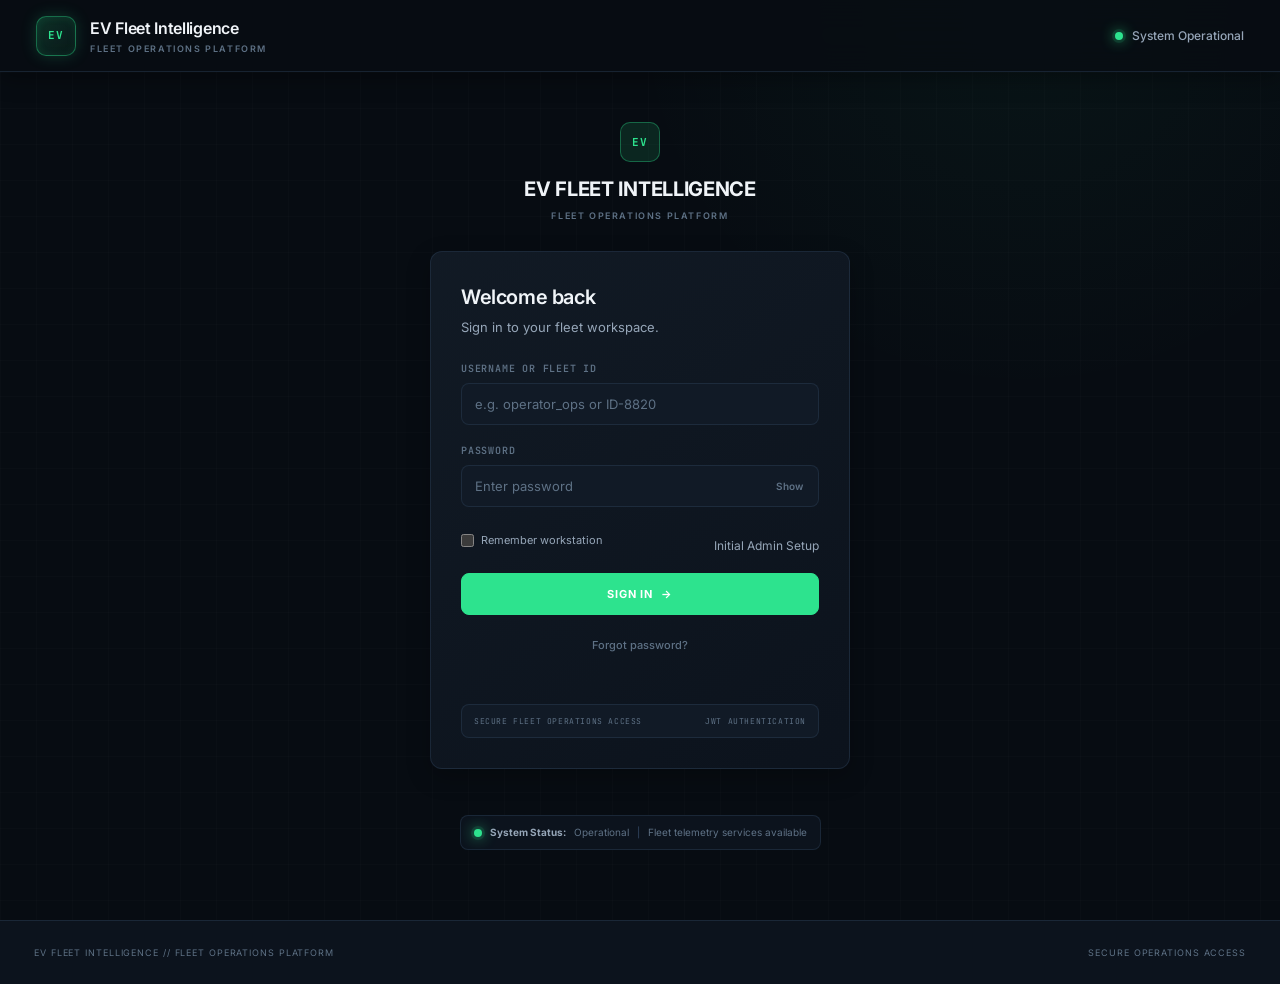
<file: frontend/attention.html>
<!DOCTYPE html>
<html lang="en">

<head>

    <meta charset="UTF-8">

    <meta
        name="viewport"
        content="width=device-width, initial-scale=1.0">

    <title>Attention | EV Fleet Intelligence</title>

    <link
        rel="stylesheet"
        href="style.css">

</head>

<body>

    <header class="topbar">

        <button
            class="mobile-menu-toggle"
            id="mobileMenuToggle"
            type="button"
            aria-label="Open navigation">
            ☰
        </button>

        <div class="brand">

            <div class="brand-mark">
                EV
            </div>

            <div class="brand-text">

                <h1>
                    EV Fleet Intelligence
                </h1>

                <span>
                    Fleet Operations Platform
                </span>

            </div>

        </div>


        <nav class="main-nav">

            <a
                href="index.html"
                class="nav-link">
                Dashboard
            </a>

            <a
                href="vehicles.html"
                class="nav-link">
                Vehicles
            </a>

            <a
                href="analytics.html"
                class="nav-link">
                Analytics
            </a>

            <a
                href="maintenance.html"
                class="nav-link">
                Maintenance
            </a>

            <a
                href="attention.html"
                class="nav-link">
                Attention
            </a>

        </nav>
        <div class="global-search">

            <input
                type="text"
                id="globalSearch"
                placeholder="Search vehicles..."
                autocomplete="off">

        </div>


        <div class="system-status">

            <span class="status-dot"></span>

            <span>
                System Operational
            </span>

        </div>

            <button
                class="theme-toggle"
                id="themeToggle"
                type="button"
                aria-label="Toggle theme"
                title="Toggle theme"
            >
                <span id="themeIcon">☾</span>
            </button>

            <button
                id="logoutButton"
                class="logout-button"
                type="button">
                Logout
            </button>

    </header>


    <main class="dashboard-container">

        <div class="page-navigation">

            <a href="maintenance.html" class="page-nav-button">
                Previous
            </a>

            <span></span>

        </div>

        <section class="dashboard-header">

            <div>

                <span class="section-label">
                    VEHICLE ATTENTION
                </span>

                <h2>
                    Vehicles Requiring Attention
                </h2>

                <p>
                    Review vehicles with elevated maintenance
                    risk and identify the reasons requiring attention.
                </p>

            </div>


            <div class="dashboard-meta">

                <span>
                    STATUS
                </span>

                <strong>
                    Active Monitoring
                </strong>

            </div>

        </section>


        <section class="attention-page">

            <div class="section-heading">

                <div>

                    <span class="section-label">
                        PRIORITY VEHICLES
                    </span>

                    <h2>
                        Attention Required
                    </h2>

                </div>

            </div>


            <div id="attentionVehicleList">

                Loading attention data...

            </div>

        </section>

    </main>


    <script src="script.js"></script>

    <script>
        requireAuthentication();
    </script>


</body>

</html>
</file>
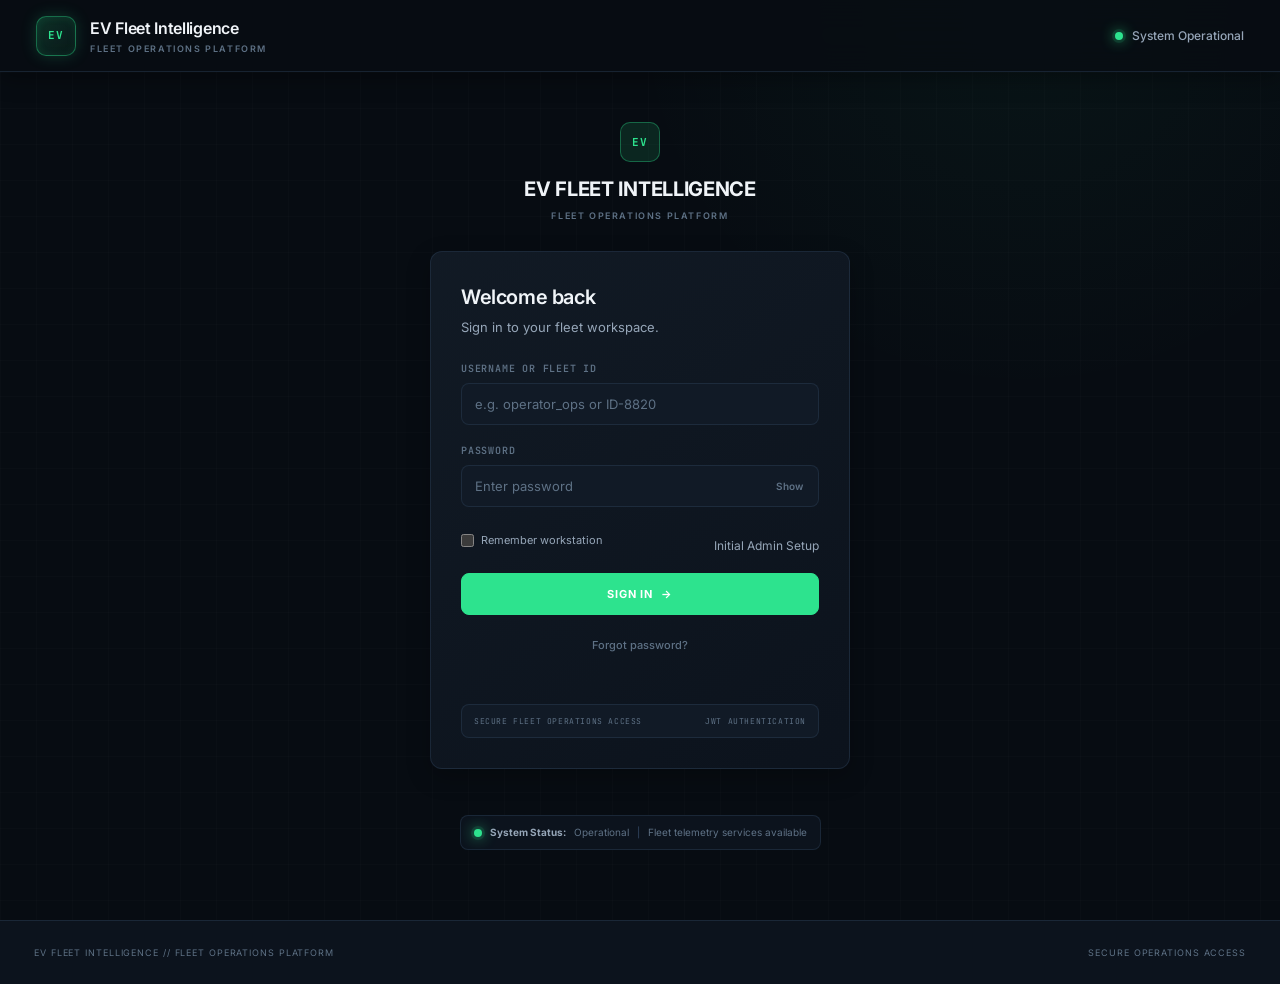
<file: frontend/login.html>
<!DOCTYPE html>
<html lang="en">

<head>
    <meta charset="UTF-8">
    <meta name="viewport" content="width=device-width, initial-scale=1.0">

    <title>EV Fleet Intelligence - Login</title>

    <link rel="stylesheet" href="style.css">
</head>

<body class="login-page">

    <header class="login-topbar">

        <div class="login-brand">

            <div class="login-brand-icon">
                EV
            </div>

            <div class="login-brand-text">
                <strong>EV Fleet Intelligence</strong>
                <span>FLEET OPERATIONS PLATFORM</span>
            </div>

        </div>

        <div class="login-header-actions">

            <div class="login-system-status">
                <span class="status-dot"></span>

                System Operational
                
            </div>

        </div>

    </header>



    <main class="login-main">

        <section class="login-brand-heading">

            <div class="login-main-icon">
                EV
            </div>

            <h1>
                EV FLEET INTELLIGENCE
            </h1>

            <p>
                FLEET OPERATIONS PLATFORM
            </p>

        </section>


        <section class="login-card">

            <div class="login-card-header">

                <h2>
                    Welcome back
                </h2>

                <p>
                    Sign in to your fleet workspace.
                </p>

            </div>


            <form id="loginForm">

                <div class="form-group">

                    <label for="username">
                        USERNAME OR FLEET ID
                    </label>

                    <input
                        type="text"
                        id="username"
                        name="username"
                        placeholder="e.g. operator_ops or ID-8820"
                        autocomplete="username"
                        required
                    >

                </div>


                <div class="form-group">

                    <label for="password">
                        PASSWORD
                    </label>

                    <div class="password-wrapper">

                        <input
                            type="password"
                            id="password"
                            name="password"
                            placeholder="Enter password"
                            autocomplete="current-password"
                            required
                        >

                        <button
                            type="button"
                            id="togglePassword"
                            class="password-toggle"
                            aria-label="Show password">
                            Show
                        </button>

                    </div>

                </div>


                <div class="login-options">

                    <label class="remember-option">
                        <input
                            type="checkbox"
                            id="rememberSession">

                        <span>Remember workstation</span>
                    </label>

                    <a
                        href="setup.html"
                        class="setup-link">
                        Initial Admin Setup
                    </a>

                </div>


                <button
                    type="submit"
                    class="login-button">
                    SIGN IN
                    <span>→</span>
                </button>

                <div class="forgot-password-container">

                    <button
                        type="button"
                        id="forgotPassword"
                        class="forgot-password">
                        Forgot password?
                    </button>

                </div>

                <p
                    id="loginError"
                    class="login-error">
                </p>


                <div class="login-security">

                    <span>
                        SECURE FLEET OPERATIONS ACCESS
                    </span>

                    <span>
                        JWT AUTHENTICATION
                    </span>

                </div>

            </form>

        </section>


        <div class="login-status-panel">

            <span class="status-dot"></span>

            <strong>
                System Status:
            </strong>

            <span>
                Operational
            </span>

            <span class="status-divider">
                |
            </span>

            <span>
                Fleet telemetry services available
            </span>

        </div>

    </main>


    <footer class="login-footer">

        <span>
            EV FLEET INTELLIGENCE
            // FLEET OPERATIONS PLATFORM
        </span>

        <span>
            SECURE OPERATIONS ACCESS
        </span>

    </footer>


    <script src="script.js"></script>

</body>

</html>
</file>
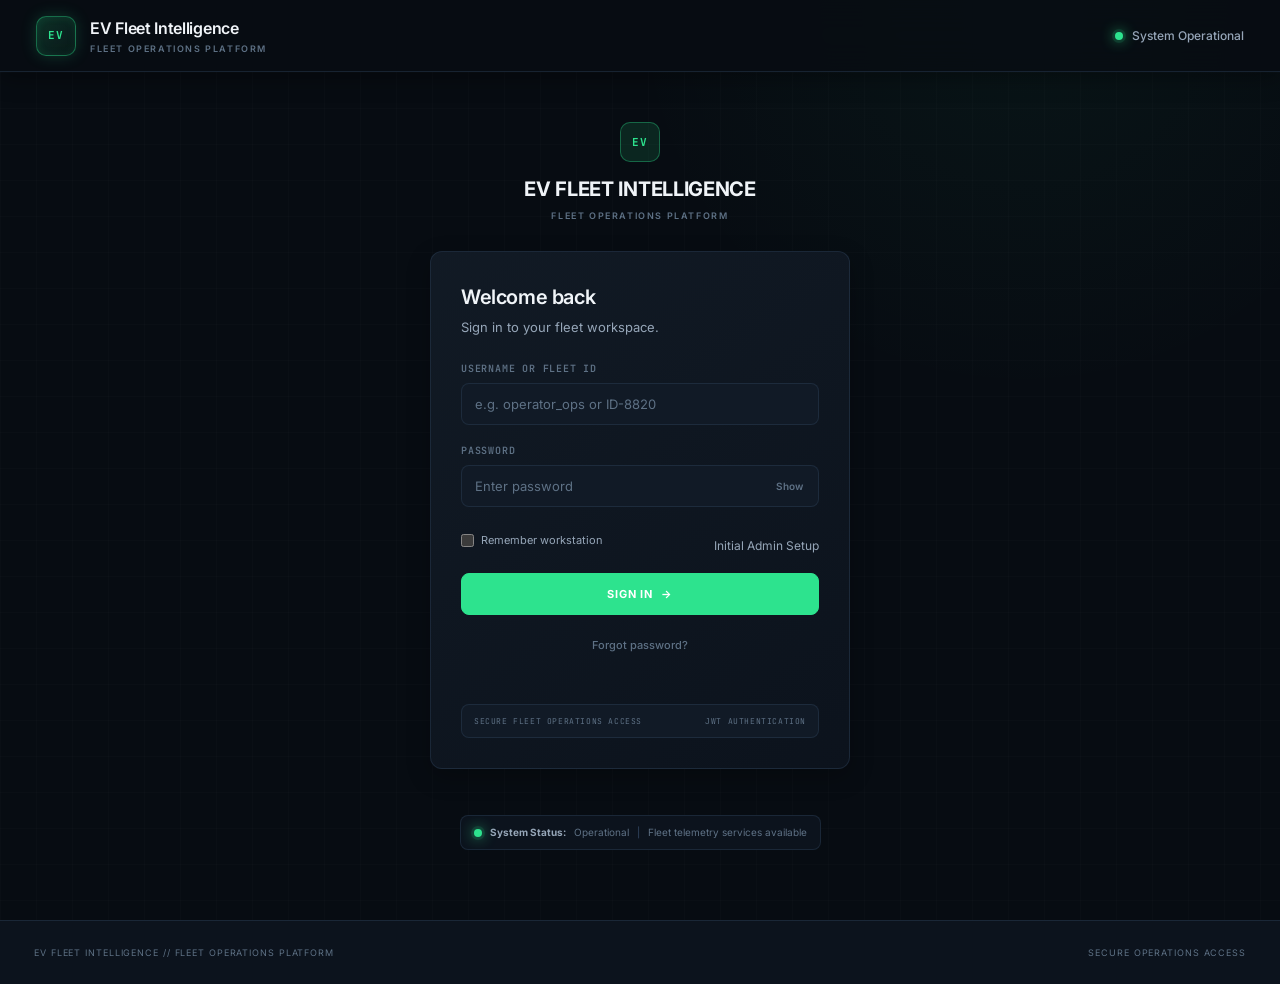
<file: frontend/maintenance.html>
<!DOCTYPE html>
<html lang="en">

<head>

    <meta charset="UTF-8">

    <meta
        name="viewport"
        content="width=device-width, initial-scale=1.0">

    <title>Maintenance | EV Fleet Intelligence</title>

    <link
        rel="stylesheet"
        href="style.css">

</head>

<body>

    <header class="topbar">

        <button
            class="mobile-menu-toggle"
            id="mobileMenuToggle"
            type="button"
            aria-label="Open navigation">
            ☰
        </button>

        <div class="brand">

            <div class="brand-mark">
                EV
            </div>

            <div class="brand-text">

                <h1>
                    EV Fleet Intelligence
                </h1>

                <span>
                    Fleet Operations Platform
                </span>

            </div>

        </div>


        <nav class="main-nav">

            <a
                href="index.html"
                class="nav-link">
                Dashboard
            </a>

            <a
                href="vehicles.html"
                class="nav-link">
                Vehicles
            </a>

            <a
                href="analytics.html"
                class="nav-link">
                Analytics
            </a>

            <a
                href="maintenance.html"
                class="nav-link">
                Maintenance
            </a>

            <a
                href="attention.html"
                class="nav-link">
                Attention
            </a>

        </nav>
        
        <div class="global-search">

            <input
                type="text"
                id="globalSearch"
                placeholder="Search vehicles..."
                autocomplete="off">

        </div>

        <div class="system-status">

            <span class="status-dot"></span>

            <span>
                System Operational
            </span>

        </div>

            <button
                class="theme-toggle"
                id="themeToggle"
                type="button"
                aria-label="Toggle theme"
                title="Toggle theme"
            >
                <span id="themeIcon">☾</span>
            </button>

            <button
                id="logoutButton"
                class="logout-button"
                type="button">
                Logout
            </button>

    </header>


    <main class="dashboard-container">

        <div class="page-navigation">

            <a href="analytics.html" class="page-nav-button">
                Previous
            </a>

            <a href="attention.html" class="page-nav-button">
                Next
            </a>

        </div>

        <section class="dashboard-header">

            <div>

                <span class="section-label">
                    MAINTENANCE INTELLIGENCE
                </span>

                <h2>
                    Fleet Maintenance
                </h2>

                <p>
                    Monitor predictive maintenance risk
                    and identify vehicles requiring attention.
                </p>

            </div>


            <div class="dashboard-meta">

                <span>
                    FLEET STATUS
                </span>

                <strong>
                    Monitoring
                </strong>

            </div>

        </section>


        <!-- Risk Summary -->

        <section class="maintenance-risk-overview">

            <div class="section-heading">

                <div>

                    <span class="section-label">
                        RISK DISTRIBUTION
                    </span>

                    <h2>
                        Maintenance Risk
                    </h2>

                </div>

            </div>


            <div class="risk-cards">

                <div class="risk-card high">

                    <div class="risk-card-header">

                        <span>
                            HIGH RISK
                        </span>

                        <span class="risk-indicator"></span>

                    </div>

                    <strong id="maintenanceHighRisk">
                        --
                    </strong>

                    <span>
                        Vehicles
                    </span>

                </div>


                <div class="risk-card medium">

                    <div class="risk-card-header">

                        <span>
                            MEDIUM RISK
                        </span>

                        <span class="risk-indicator"></span>

                    </div>

                    <strong id="maintenanceMediumRisk">
                        --
                    </strong>

                    <span>
                        Vehicles
                    </span>

                </div>


                <div class="risk-card low">

                    <div class="risk-card-header">

                        <span>
                            LOW RISK
                        </span>

                        <span class="risk-indicator"></span>

                    </div>

                    <strong id="maintenanceLowRisk">
                        --
                    </strong>

                    <span>
                        Vehicles
                    </span>

                </div>

            </div>

        </section>


        <!-- Priority Vehicles -->

        <section class="maintenance-vehicles">

            <div class="section-heading">

                <div>

                    <span class="section-label">
                        PRIORITY MAINTENANCE
                    </span>

                    <h2>
                        Vehicles Requiring Attention
                    </h2>

                </div>

            </div>


            <div id="maintenanceVehicleList">

                Loading maintenance data...

            </div>

         <div class="fleet-view-more">

            <a
                href="vehicles.html"
                class="view-more-button">
                View More
            </a>

        </div>

        </section>

    </main>


    <script src="script.js"></script>
    <script>
        requireAuthentication();
    </script>


</body>

</html>
</file>
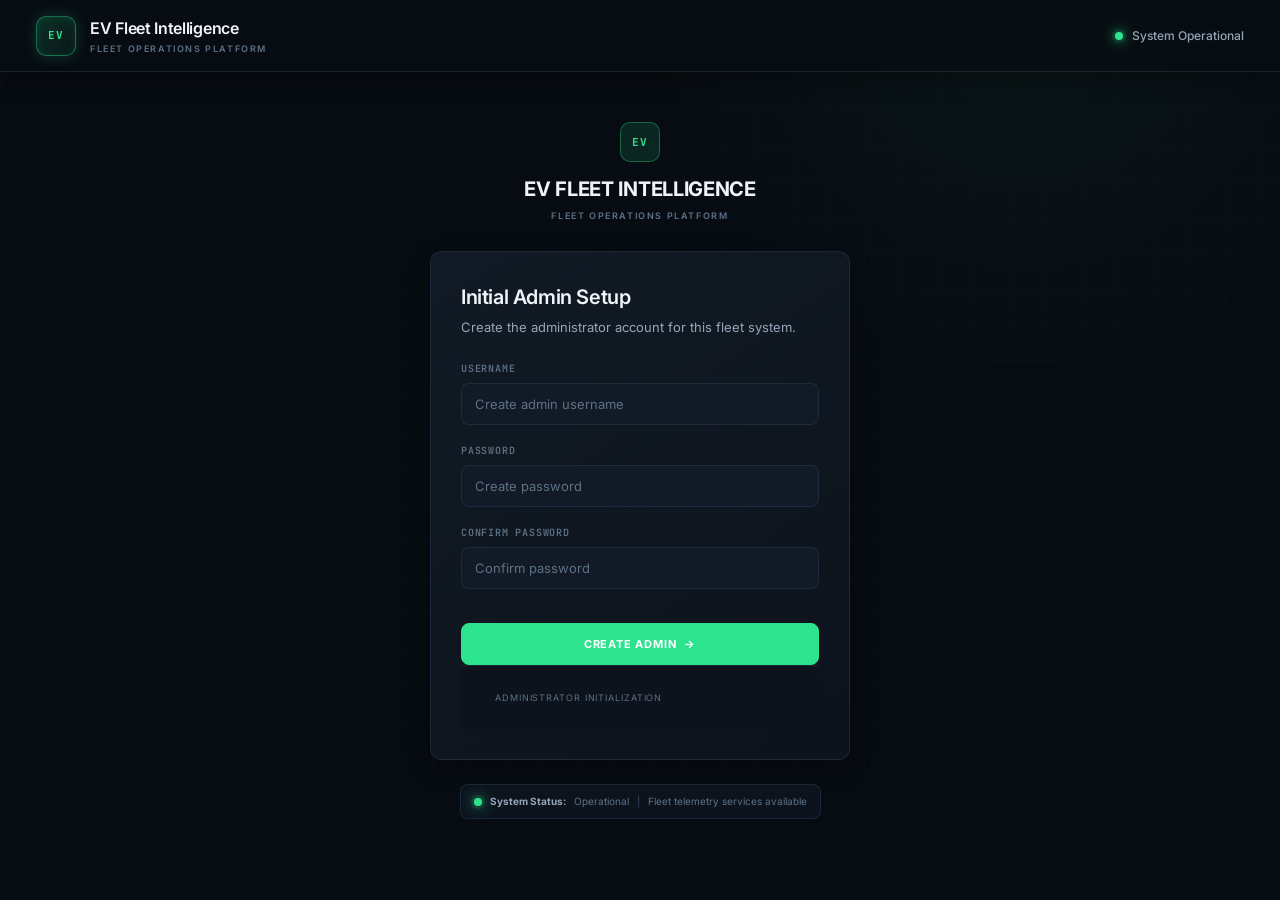
<file: frontend/setup.html>
<!DOCTYPE html>
<html lang="en">
<head>
    <meta charset="UTF-8">
    <meta name="viewport" content="width=device-width, initial-scale=1.0">

    <title>Initial Admin Setup | EV Fleet Intelligence</title>

    <link rel="stylesheet" href="style.css">
</head>

<body>

    <div class="login-page">

        <!-- TOP HEADER -->
        <header class="login-topbar">

            <div class="login-brand">

                <div class="login-brand-icon">
                    EV
                </div>

                <div class="login-brand-text">

                    <strong>
                        EV Fleet Intelligence
                    </strong>

                    <span>
                        Fleet Operations Platform
                    </span>

                </div>

            </div>


            <div class="login-header-actions">

                <div class="login-system-status">

                    <span class="status-dot"></span>

                    System Operational

                </div>

            </div>

        </header>


        <!-- MAIN CONTENT -->
        <main class="login-main">

            <!-- CENTER BRANDING -->
            <div class="login-brand-heading">

                <div class="login-main-icon">
                    EV
                </div>

                <h1>
                    EV FLEET INTELLIGENCE
                </h1>

                <p>
                    FLEET OPERATIONS PLATFORM
                </p>

            </div>


            <!-- SETUP CARD -->
            <div class="login-card">

                <div class="login-card-header">

                    <h2>
                        Initial Admin Setup
                    </h2>

                    <p>
                        Create the administrator account for this fleet system.
                    </p>

                </div>


                <form id="setupForm">

                    <div class="form-group">

                        <label for="setupUsername">
                            Username
                        </label>

                        <input
                            type="text"
                            id="setupUsername"
                            placeholder="Create admin username"
                            autocomplete="username"
                            required>

                    </div>


                    <div class="form-group">

                        <label for="setupPassword">
                            Password
                        </label>

                        <input
                            type="password"
                            id="setupPassword"
                            placeholder="Create password"
                            autocomplete="new-password"
                            required>

                    </div>


                    <div class="form-group">

                        <label for="setupConfirmPassword">
                            Confirm Password
                        </label>

                        <input
                            type="password"
                            id="setupConfirmPassword"
                            placeholder="Confirm password"
                            autocomplete="new-password"
                            required>

                    </div>


                    <p
                        id="setupError"
                        class="login-error">
                    </p>


                    <button
                        type="submit"
                        class="login-button">

                        CREATE ADMIN

                        <span>→</span>

                    </button>

                </form>


                <div class="login-footer">

                    <span>
                        ADMINISTRATOR INITIALIZATION
                    </span>

                </div>

            </div>


            <!-- SYSTEM STATUS -->
            <div class="login-status-panel">

                <span class="status-dot"></span>

                <strong>
                    System Status:
                </strong>

                <span>
                    Operational
                </span>

                <span class="status-divider">
                    |
                </span>

                <span>
                    Fleet telemetry services available
                </span>

            </div>

        </main>

    </div>


    <script>

        const API_URL =
            "https://ev-fleet-intelligence-9ysb.onrender.com";


        const setupForm =
            document.getElementById("setupForm");

        const setupError =
            document.getElementById("setupError");


        setupForm.addEventListener("submit", async (event) => {

            event.preventDefault();

            const username =
                document.getElementById("setupUsername").value.trim();

            const password =
                document.getElementById("setupPassword").value;

            const confirmPassword =
                document.getElementById("setupConfirmPassword").value;


            setupError.textContent = "";


            if (password !== confirmPassword) {

                setupError.textContent =
                    "Passwords do not match.";

                return;
            }


            if (password.length < 8) {

                setupError.textContent =
                    "Password must contain at least 8 characters.";

                return;
            }


            try {

                const response = await fetch(
                    `${API_URL}/auth/setup`,
                    {
                        method: "POST",

                        headers: {
                            "Content-Type": "application/json"
                        },

                        body: JSON.stringify({
                            username: username,
                            password: password
                        })
                    }
                );


                const data = await response.json();


                if (!response.ok) {

                    setupError.textContent =
                        data.detail ||
                        "Unable to create admin account.";

                    return;
                }


                alert(
                    "Admin account created successfully.\n\n" +
                    "You can now sign in."
                );


                window.location.href =
                    "login.html";


            } catch (error) {

                setupError.textContent =
                    "Unable to connect to the server.";

            }

        });

    </script>

</body>
</html>
</file>
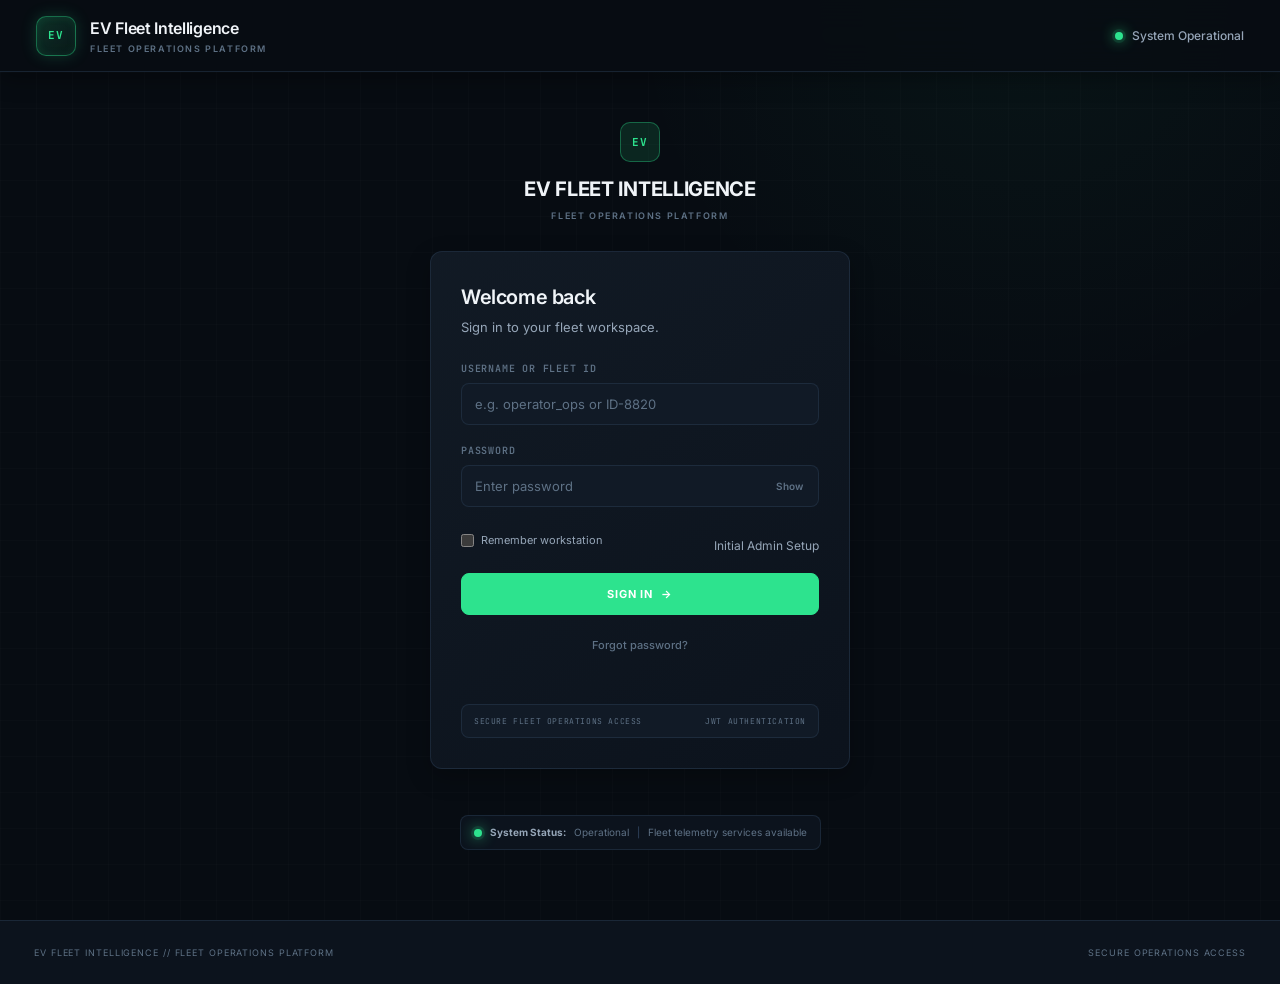
<file: frontend/vehicles.html>
<!DOCTYPE html>
<html lang="en">

<head>

    <meta charset="UTF-8">

    <meta
        name="viewport"
        content="width=device-width, initial-scale=1.0">

    <title>Vehicles | EV Fleet Intelligence</title>

    <link
        rel="stylesheet"
        href="style.css">

</head>

<body>

    <header class="topbar">

        <button
            class="mobile-menu-toggle"
            id="mobileMenuToggle"
            type="button"
            aria-label="Open navigation">
            ☰
        </button>

        <div class="brand">

            <div class="brand-mark">
                EV
            </div>

            <div class="brand-text">

                <h1>
                    EV Fleet Intelligence
                </h1>

                <span>
                    Fleet Operations Platform
                </span>

            </div>

        </div>


        <nav class="main-nav">

            <a
                href="index.html"
                class="nav-link">
                Dashboard
            </a>

            <a
                href="vehicles.html"
                class="nav-link">
                Vehicles
            </a>

            <a
                href="analytics.html"
                class="nav-link">
                Analytics
            </a>

            <a
                href="maintenance.html"
                class="nav-link">
                Maintenance
            </a>

            <a
                href="attention.html"
                class="nav-link">
                Attention
            </a>

        </nav>

        <div class="global-search">

            <input
                type="text"
                id="globalSearch"
                placeholder="Search vehicles..."
                autocomplete="off">
        </div>

        <div class="system-status">

            <span class="status-dot"></span>

            <span>
                System Operational
            </span>

        </div>

            <button
                class="theme-toggle"
                id="themeToggle"
                type="button"
                aria-label="Toggle theme"
                title="Toggle theme"
            >
                <span id="themeIcon">☾</span>
            </button>

            <button
                id="logoutButton"
                class="logout-button"
                type="button">
                Logout
            </button>

    </header>


    <main class="dashboard-container">

        <div class="page-navigation">

            <a href="index.html" class="page-nav-button">
                Previous
            </a>

            <a href="analytics.html" class="page-nav-button">
                Next
            </a>

        </div>

        <section class="dashboard-header">

            <div>

                <span class="section-label">
                    FLEET MANAGEMENT
                </span>

                <h2>
                    Vehicles
                </h2>

                <p>
                    Monitor and inspect vehicles across
                    the entire fleet.
                </p>

            </div>


            <div class="dashboard-meta">

                <span>
                    FLEET SIZE
                </span>

                <strong id="vehicleCount">
                    --
                </strong>

            </div>

        </section>


        <section class="vehicles-page">

            <div class="section-heading">

                <div>

                    <span class="section-label">
                        VEHICLE FLEET
                    </span>

                    <h2>
                        All Vehicles
                    </h2>

                </div>

            </div>


            <div id="vehicleList">

                Loading vehicles...

            </div>

        </section>

    </main>


    <script src="script.js"></script>
    <script>
        requireAuthentication();
    </script>


</body>

</html>
</file>
<file: frontend/style.css>
/* =========================CSS=============================
   EV FLEET INTELLIGENCE — COMMAND CENTER
   Aerospace-Grade High-Tech Fleet Telemetry System
   ========================================================= */

@import url("https://fonts.googleapis.com/css2?family=Inter:wght@300;400;500;600;700&family=JetBrains+Mono:wght@400;500;600;700&display=swap");

:root {
    /* Base Color Tokens */
    --bg: #070c12;
    --surface: #0c131d;
    --surface-2: #111a26;
    --surface-3: #172332;
    --surface-hover: #1c2b3d;
    --surface-glass: rgba(12, 19, 29, 0.78);

    /* High-Tech Borders */
    --border: rgba(43, 62, 85, 0.48);
    --border-light: rgba(73, 102, 138, 0.65);
    --border-focus: rgba(45, 227, 142, 0.55);

    /* Typography */
    --text: #f0f4f8;
    --text-secondary: #96a6b8;
    --text-muted: #5e7185;

    /* Telemetry Accents & Glows */
    --accent: #2de38e;
    --accent-glow: rgba(45, 227, 142, 0.35);
    --accent-soft: rgba(45, 227, 142, 0.12);

    --danger: #ff4d5a;
    --danger-glow: rgba(255, 77, 90, 0.35);
    --danger-soft: rgba(255, 77, 90, 0.14);

    --warning: #ffb733;
    --warning-glow: rgba(255, 183, 51, 0.35);
    --warning-soft: rgba(255, 183, 51, 0.14);

    --blue: #4fa1ff;
    --blue-glow: rgba(79, 161, 255, 0.35);
    --blue-soft: rgba(79, 161, 255, 0.14);

    /* Radii & Shadows */
    --radius-sm: 8px;
    --radius: 14px;
    --radius-lg: 18px;
    --shadow-sm: 0 4px 14px rgba(0, 0, 0, 0.25);
    --shadow-md: 0 10px 30px rgba(0, 0, 0, 0.35);
    --shadow-lg: 0 18px 45px rgba(0, 0, 0, 0.5);

    /* Transitions */
    --ease-out: cubic-bezier(0.16, 1, 0.3, 1);
}


/* =========================================================
   GLOBAL RESET & HIGH-TECH AMBIENT CANVAS
   ========================================================= */

*,
*::before,
*::after {
    box-sizing: border-box;
}

html {
    scroll-behavior: smooth;
    width: 100%;
    max-width: 100%;
    overflow-x: hidden;
    color-scheme: dark;
}

body {
    margin: 0;
    width: 100%;
    max-width: 100%;
    overflow-x: hidden;
    min-height: 100vh;

    font-family: "Inter", -apple-system, BlinkMacSystemFont, "Segoe UI", Roboto, sans-serif;
    font-size: 14px;
    line-height: 1.5;
    color: var(--text);

    background-color: var(--bg);
    background-image:
        radial-gradient(ellipse 70% 50% at 50% -8%, rgba(45, 227, 142, 0.08), transparent 60%),
        radial-gradient(circle at 92% 12%, rgba(79, 161, 255, 0.06), transparent 38%),
        linear-gradient(rgba(255, 255, 255, 0.015) 1px, transparent 1px),
        linear-gradient(90deg, rgba(255, 255, 255, 0.015) 1px, transparent 1px);
    background-size: 100% 100%, 100% 100%, 36px 36px, 36px 36px;
    background-attachment: fixed;

    -webkit-font-smoothing: antialiased;
    -moz-osx-font-smoothing: grayscale;
}

/* Custom Scrollbar */
::-webkit-scrollbar {
    width: 8px;
    height: 8px;
}

::-webkit-scrollbar-track {
    background: var(--bg);
}

::-webkit-scrollbar-thumb {
    background: var(--surface-3);
    border-radius: 4px;
    border: 1px solid var(--border);
}

::-webkit-scrollbar-thumb:hover {
    background: var(--border-light);
}

button,
input,
select {
    font: inherit;
    color: inherit;
}

a {
    color: inherit;
    text-decoration: none;
}

button:focus-visible,
input:focus-visible,
a:focus-visible {
    outline: 2px solid var(--accent);
    outline-offset: 2px;
}


/* =========================================================
   TOP NAVIGATION BAR (GLASSMORPHIC)
   ========================================================= */

.topbar {
    height: 72px;
    display: flex;
    align-items: center;
    gap: 24px;
    padding: 0 36px;

    background: rgba(8, 13, 19, 0.82);
    border-bottom: 1px solid var(--border);
    box-shadow: 0 4px 24px rgba(0, 0, 0, 0.4);

    position: sticky;
    top: 0;
    z-index: 100;

    backdrop-filter: blur(20px);
    -webkit-backdrop-filter: blur(20px);
    transition: background 0.3s ease, border-color 0.3s ease;
}

/* Brand Identity */

.brand {
    display: flex;
    align-items: center;
    gap: 14px;
    min-width: 250px;
    flex-shrink: 0;
}

.brand-mark {
    width: 40px;
    height: 40px;
    display: flex;
    align-items: center;
    justify-content: center;

    border: 1px solid rgba(45, 227, 142, 0.4);
    border-radius: 10px;

    color: var(--accent);
    font-family: "JetBrains Mono", monospace;
    font-size: 11px;
    font-weight: 700;
    letter-spacing: 1.2px;

    background: linear-gradient(135deg, rgba(45, 227, 142, 0.18), rgba(45, 227, 142, 0.05));
    box-shadow: 0 0 16px rgba(45, 227, 142, 0.2), inset 0 0 8px rgba(45, 227, 142, 0.1);
}

.brand-text h1 {
    margin: 0;
    font-size: 16px;
    font-weight: 600;
    letter-spacing: -0.3px;
    color: var(--text);
}

.brand-text span {
    display: block;
    margin-top: 2px;
    color: var(--text-muted);
    font-size: 9px;
    font-weight: 600;
    text-transform: uppercase;
    letter-spacing: 1.6px;
}

/* Nav Links */

.main-nav {
    height: 100%;
    display: flex;
    align-items: center;
    gap: 4px;
}

.nav-link {
    height: 100%;
    display: flex;
    align-items: center;
    padding: 0 18px;

    color: var(--text-secondary);
    font-size: 13px;
    font-weight: 500;
    letter-spacing: 0.1px;

    border-bottom: 2px solid transparent;
    position: relative;
    transition: color 0.25s ease, border-color 0.25s ease;
}

.nav-link:hover {
    color: var(--text);
}

.nav-link.active {
    color: var(--accent);
    border-bottom-color: var(--accent);
    text-shadow: 0 0 12px var(--accent-glow);
}

/* Global Search & Spacing Safeguard */

.global-search {
    display: flex;
    align-items: center;
    gap: 24px;
    margin-left: auto;
}

.global-search input {
    width: 200px;
    height: 36px;
    padding: 0 14px;

    background: var(--surface-2);
    border: 1px solid var(--border);
    border-radius: 8px;

    color: var(--text);
    font-size: 13px;
    outline: none;

    transition: all 0.25s var(--ease-out);
}

.global-search input::placeholder {
    color: var(--text-muted);
    font-size: 12px;
}

.global-search input:focus {
    width: 240px;
    background: var(--surface-3);
    border-color: var(--border-focus);
    box-shadow: 0 0 0 3px var(--accent-soft), 0 4px 16px rgba(0, 0, 0, 0.4);
}

/* System Live Status */

.system-status {
    display: flex;
    align-items: center;
    gap: 9px;
    color: var(--text-secondary);
    font-size: 12px;
    font-weight: 500;
    white-space: nowrap;
    flex-shrink: 0;
}

.status-dot {
    width: 8px;
    height: 8px;
    border-radius: 50%;
    background: var(--accent);
    box-shadow:
        0 0 0 3px var(--accent-soft),
        0 0 14px var(--accent);
    animation: radar-ping 2.4s infinite ease-in-out;
}

@keyframes radar-ping {
    0%, 100% {
        transform: scale(1);
        box-shadow: 0 0 0 3px var(--accent-soft), 0 0 14px var(--accent);
    }
    50% {
        transform: scale(1.15);
        box-shadow: 0 0 0 6px rgba(45, 227, 142, 0.2), 0 0 20px var(--accent);
    }
}


/* =========================================================
   CONTAINERS & HEADER TYPOGRAPHY
   ========================================================= */

.dashboard-container {
    width: min(94%, 1440px);
    margin: 0 auto;
    padding: 34px 0 70px;
}

.dashboard-container > section,
section {
    margin-bottom: 26px;
}

.dashboard-header {
    display: flex;
    align-items: flex-end;
    justify-content: space-between;
    gap: 20px;
    margin-bottom: 26px;
}

.section-label {
    display: inline-block;
    margin-bottom: 6px;
    color: var(--accent);
    font-family: "JetBrains Mono", monospace;
    font-size: 11px;
    font-weight: 600;
    letter-spacing: 1.8px;
    text-transform: uppercase;
}

.dashboard-header h2 {
    margin: 0;
    font-size: 28px;
    font-weight: 700;
    letter-spacing: -0.8px;

    background: linear-gradient(
        135deg,
        var(--text) 40%,
        var(--text-secondary) 100%
    );

    -webkit-background-clip: text;
    background-clip: text;
    -webkit-text-fill-color: transparent;
}

.dashboard-header p {
    max-width: 640px;
    margin: 8px 0 0;
    color: var(--text-secondary);
    font-size: 14px;
    line-height: 1.6;
}

.dashboard-meta {
    text-align: right;
    flex-shrink: 0;
}

.dashboard-meta span {
    display: block;
    color: var(--text-muted);
    font-size: 10px;
    letter-spacing: 1.4px;
    text-transform: uppercase;
}

.dashboard-meta strong {
    display: block;
    margin-top: 4px;
    color: var(--accent);
    font-family: "JetBrains Mono", monospace;
    font-size: 14px;
    font-weight: 600;
}

.section-heading {
    display: flex;
    align-items: flex-end;
    justify-content: space-between;
    margin-bottom: 16px;
}

.section-heading h2 {
    margin: 0;
    font-size: 20px;
    font-weight: 600;
    letter-spacing: -0.4px;
}

.section-action {
    color: var(--accent);
    font-size: 12px;
    font-weight: 500;
    transition: opacity 0.2s ease, text-shadow 0.2s ease;
}

.section-action:hover {
    text-decoration: underline;
    text-shadow: 0 0 10px var(--accent-glow);
}


/* =========================================================
   FLEET TELEMETRY METRIC CARDS
   ========================================================= */

.stats {
    display: grid;
    grid-template-columns: repeat(4, minmax(0, 1fr));
    gap: 16px;
    margin-bottom: 26px;
}

.card {
    min-height: 146px;
    display: flex;
    flex-direction: column;
    justify-content: space-between;
    padding: 22px;

    background: linear-gradient(145deg, rgba(18, 27, 38, 0.95), rgba(12, 19, 29, 0.98));
    border: 1px solid var(--border);
    border-radius: var(--radius);
    box-shadow: var(--shadow-sm);

    position: relative;
    overflow: hidden;

    transition: transform 0.25s var(--ease-out), border-color 0.25s ease, box-shadow 0.25s ease;
}

.card::after {
    content: "";
    position: absolute;
    right: -40px;
    bottom: -40px;
    width: 120px;
    height: 120px;
    border-radius: 50%;
    background: var(--accent-soft);
    filter: blur(28px);
    pointer-events: none;
    transition: transform 0.3s ease;
}

.stats .card:nth-child(2)::after {
    background: var(--blue-soft);
}

.stats .card:nth-child(3)::after {
    background: var(--warning-soft);
}

.stats .card:nth-child(4)::after {
    background: var(--danger-soft);
}

.card:hover {
    transform: translateY(-4px);
    border-color: var(--border-light);
    box-shadow: var(--shadow-md);
}

.card:hover::after {
    transform: scale(1.3);
}

.metric-label {
    position: relative;
    z-index: 1;
    color: var(--text-muted);
    font-family: "JetBrains Mono", monospace;
    font-size: 11px;
    font-weight: 600;
    letter-spacing: 1.4px;
    text-transform: uppercase;
}

.metric-value {
    position: relative;
    z-index: 1;
    display: block;
    margin: 12px 0 4px;
    font-family: "JetBrains Mono", monospace;
    font-size: 34px;
    font-weight: 700;
    letter-spacing: -1.2px;
    font-variant-numeric: tabular-nums;
    color: var(--text);
}

.metric-description {
    position: relative;
    z-index: 1;
    color: var(--text-muted);
    font-size: 12px;
}

.risk-value {
    color: var(--danger);
    text-shadow: 0 0 14px var(--danger-glow);
}


/* =========================================================
   SURFACE CONTAINERS & RISK OVERVIEW
   ========================================================= */

.risk-overview,
.chart-card,
.temperature-card,
.dashboard-vehicle-preview,
.vehicles-page,
.attention-page,
.analytics-insights,
.maintenance-risk-overview {
    padding: 24px;
    background: var(--surface);
    border: 1px solid var(--border);
    border-radius: var(--radius);
    box-shadow: var(--shadow-sm);
    transition: border-color 0.25s ease, box-shadow 0.25s ease;
}

.risk-overview:hover,
.chart-card:hover,
.temperature-card:hover {
    border-color: var(--border-light);
}

.risk-cards {
    display: grid;
    grid-template-columns: repeat(3, minmax(0, 1fr));
    gap: 14px;
    margin-bottom: 24px;
}

.risk-card {
    min-height: 120px;
    padding: 20px;
    border: 1px solid var(--border);
    border-radius: 12px;
    background: var(--surface-2);
    display: flex;
    flex-direction: column;
    justify-content: space-between;
    transition: transform 0.2s ease, border-color 0.2s ease;
}

.risk-card:hover {
    transform: translateY(-2px);
    border-color: var(--border-light);
}

.risk-card-header {
    display: flex;
    align-items: center;
    justify-content: space-between;
    color: var(--text-muted);
    font-family: "JetBrains Mono", monospace;
    font-size: 11px;
    font-weight: 600;
    letter-spacing: 1px;
    text-transform: uppercase;
}

.risk-indicator {
    width: 8px;
    height: 8px;
    border-radius: 50%;
}

.risk-card strong {
    display: block;
    margin-top: 14px;
    font-family: "JetBrains Mono", monospace;
    font-size: 32px;
    font-weight: 700;
    font-variant-numeric: tabular-nums;
}

.risk-card > span:last-child {
    color: var(--text-muted);
    font-size: 12px;
}

/* Color Coding for Risk Cards */

.risk-card.high {
    border-color: rgba(255, 77, 90, 0.28);
}

.risk-card.high .risk-indicator {
    background: var(--danger);
    box-shadow: 0 0 12px var(--danger);
}

.risk-card.high strong {
    color: var(--danger);
}

.risk-card.medium {
    border-color: rgba(255, 183, 51, 0.28);
}

.risk-card.medium .risk-indicator {
    background: var(--warning);
    box-shadow: 0 0 12px var(--warning);
}

.risk-card.medium strong {
    color: var(--warning);
}

.risk-card.low {
    border-color: rgba(45, 227, 142, 0.25);
}

.risk-card.low .risk-indicator {
    background: var(--accent);
    box-shadow: 0 0 12px var(--accent);
}

.risk-card.low strong {
    color: var(--accent);
}


/* =========================================================
   ATTENTION VEHICLES (DASHBOARD)
   ========================================================= */

.attention {
    margin-top: 12px;
}

.attention-header {
    display: flex;
    align-items: flex-end;
    justify-content: space-between;
    margin-bottom: 14px;
}

.attention-header h3 {
    margin: 0;
    font-size: 16px;
    font-weight: 600;
}

.attention-item {
    display: grid;
    grid-template-columns: 85px 75px minmax(85px, 1fr) minmax(85px, 1fr) minmax(85px, 1fr) 110px 100px;
    grid-template-areas: "vehicle risk score health cycles reasons action";
    align-items: center;
    gap: 12px;

    width: 100%;
    min-width: 0;
    padding: 13px 18px;
    margin-bottom: 9px;

    background: var(--surface-2);
    border: 1px solid var(--border);
    border-radius: 10px;

    font-size: 12px;
    position: relative;
    overflow: visible;

    transition: transform 0.2s ease, border-color 0.2s ease, background 0.2s ease;
}

.attention-item:hover {
    border-color: var(--border-light);
    background: var(--surface-3);
    transform: translateY(-1px);
}

.attention-item > strong {
    grid-area: vehicle;
    font-family: "JetBrains Mono", monospace;
    font-size: 14px;
    color: var(--text);
}

.attention-item > .risk-status {
    grid-area: risk;
    font-size: 10px;
    font-weight: 700;
    letter-spacing: 0.8px;
    color: var(--danger);
    text-transform: uppercase;
}

.attention-item > span:nth-of-type(1),
.attention-item > span:nth-of-type(2),
.attention-item > span:nth-of-type(3) {
    color: var(--text-secondary);
    font-family: "JetBrains Mono", monospace;
    font-size: 12px;
}

.attention-item > span:nth-of-type(1) { grid-area: score; }
.attention-item > span:nth-of-type(2) { grid-area: health; }
.attention-item > span:nth-of-type(3) { grid-area: cycles; }

.attention-item > .reasons-container {
    grid-area: reasons;
    position: relative;
    width: 100%;
}

.attention-item > .view-vehicle {
    grid-area: action;
    width: 100%;
    justify-self: end;
}

/* Inline Reason Details */

.attention-item .reason-details {
    display: none;
    position: static;

    width: 100%;
    max-width: 100%;

    margin-top: 8px;
    padding: 12px 14px;

    background: var(--surface-3);
    border: 1px solid var(--border-light);
    border-radius: 8px;

    color: var(--text-secondary);
    font-size: 11px;
    line-height: 1.6;

    box-shadow: none;
}

.attention-item .reason-details.show {
    display: block;
}

.attention-item .reason-details.show {
    display: block;
}

@keyframes popup-fade {
    from {
        opacity: 0;
        transform: translateY(-6px);
    }
    to {
        opacity: 1;
        transform: translateY(0);
    }
}


/* =========================================================
   COMMAND CENTER BUTTONS & MICRO-INTERACTIONS
   ========================================================= */

button,
.view-reasons,
.view-vehicle,
.vehicle-action,
.view-more-button,
.maintenance-reasons-button,
.analysis-hide-button {
    display: inline-flex;
    align-items: center;
    justify-content: center;

    padding: 8px 14px;
    background: var(--surface-3);
    border: 1px solid var(--border-light);
    border-radius: 7px;

    color: var(--text-secondary);
    font-size: 11px;
    font-weight: 500;
    cursor: pointer;
    text-decoration: none;
    white-space: nowrap;

    transition: all 0.2s var(--ease-out);
}

button:hover,
.view-reasons:hover,
.view-vehicle:hover,
.vehicle-action:hover,
.view-more-button:hover,
.maintenance-reasons-button:hover,
.analysis-hide-button:hover {
    background: var(--accent-soft);
    border-color: rgba(45, 227, 142, 0.45);
    color: var(--accent);
    box-shadow: 0 0 12px var(--accent-soft);
}

button:active,
.view-reasons:active,
.view-vehicle:active {
    transform: scale(0.97);
}

.view-reasons {
    width: 100%;
    padding: 7px 10px;
}

.view-vehicle {
    padding: 7px 10px;
}


/* =========================================================
   ANALYTICS & CHART CONTAINERS
   ========================================================= */

.analytics {
    margin-top: 24px;
}

.charts {
    display: grid;
    grid-template-columns: repeat(2, minmax(0, 1fr));
    gap: 18px;
    align-items: stretch;
}

.chart-card {
    min-height: 330px;
    display: flex;
    flex-direction: column;
}

.chart-header {
    margin-bottom: 16px;
}

.chart-header h3 {
    margin: 0;
    font-size: 16px;
    font-weight: 600;
}

.chart-header span {
    display: block;
    margin-top: 4px;
    color: var(--text-muted);
    font-size: 12px;
}

/* Canvas Responsiveness */

.chart-card canvas {
    display: block;
    max-width: 100%;
}

.chart-card:first-child canvas {
    width: 230px !important;
    height: 230px !important;
    max-width: 100%;
    margin: auto;
}

.chart-card:nth-child(2) canvas {
    width: 100% !important;
    height: 220px !important;
    margin-top: auto;
}

.telemetry-history {
    width: 100%;
    margin-top: 22px;
}

.history-chart {
    width: 100%;
    height: 310px;
    margin-top: 14px;
    padding: 16px;

    background: var(--surface-2);
    border: 1px solid var(--border);
    border-radius: 10px;
    overflow: hidden;
}

.history-chart canvas {
    display: block;
    width: 100% !important;
    height: 100% !important;
    max-width: none !important;
    max-height: none !important;
}


/* =========================================================
   TEMPERATURE MONITORING
   ========================================================= */

.temperature-card {
    margin-top: 18px;
}

.temperature-header {
    margin-bottom: 16px;
}

.temperature-header h3 {
    margin: 0;
    font-size: 16px;
    font-weight: 600;
}

.temperature-stats {
    display: grid;
    grid-template-columns: repeat(4, minmax(0, 1fr));
    gap: 14px;
}

.temperature-stats > div {
    padding: 16px;
    background: var(--surface-2);
    border: 1px solid var(--border);
    border-radius: 10px;
}

.temperature-stats span {
    display: block;
    color: var(--text-muted);
    font-size: 11px;
    line-height: 1.4;
}

.temperature-stats strong {
    display: block;
    margin-top: 8px;
    font-family: "JetBrains Mono", monospace;
    font-size: 22px;
    font-weight: 700;
}


/* =========================================================
   VEHICLE LIST & PREVIEW
   ========================================================= */

#vehicleList {
    display: grid;
    grid-template-columns: repeat(2, minmax(0, 1fr));
    gap: 12px;
    margin-top: 16px;
}

.vehicle-item {
    display: grid;
    grid-template-columns: 90px 1fr 95px auto;
    align-items: center;
    gap: 14px;

    min-height: 70px;
    padding: 14px 18px;

    background: var(--surface-2);
    border: 1px solid var(--border);
    border-radius: 10px;

    transition: transform 0.2s ease, border-color 0.2s ease, background 0.2s ease;
}

.vehicle-item:hover {
    transform: translateY(-2px);
    border-color: var(--border-light);
    background: var(--surface-3);
}

.vehicle-id {
    font-family: "JetBrains Mono", monospace;
    font-size: 15px;
    font-weight: 600;
    color: var(--text);
}

.vehicle-status {
    font-size: 12px;
    color: var(--text-secondary);
}

.vehicle-health {
    font-family: "JetBrains Mono", monospace;
    font-size: 14px;
    font-weight: 600;
}

.fleet-view-more {
    display: flex;
    justify-content: flex-end;
    margin-top: 16px;
}

/* Dedicated Vehicles Page Grid */

.vehicles-page #vehicleList {
    grid-template-columns: repeat(3, minmax(0, 1fr));
    margin-top: 20px;
}

.vehicles-page .vehicle {
    padding: 18px 20px;
    background: var(--surface-2);
    border: 1px solid var(--border);
    border-radius: 10px;

    color: var(--text);
    font-family: "JetBrains Mono", monospace;
    font-size: 15px;
    font-weight: 600;
    cursor: pointer;

    transition: transform 0.2s ease, border-color 0.2s ease, background 0.2s ease;
}

.vehicles-page .vehicle:hover {
    transform: translateY(-2px);
    background: var(--surface-3);
    border-color: var(--border-light);
}

#highRiskVehicles {
    display: grid;
    grid-template-columns: repeat(auto-fill, minmax(280px, 1fr));
    gap: 14px;
    margin-top: 14px;
}


/* =========================================================
   VEHICLE DETAILS & TELEMETRY PROFILE
   ========================================================= */

.vehicle-page-header {
    display: flex;
    align-items: flex-start;
    justify-content: space-between;
    gap: 24px;
    margin-bottom: 24px;
}

.vehicle-page-header h2 {
    margin: 4px 0 8px;
    font-size: 30px;
    font-weight: 700;
    letter-spacing: -0.6px;
    color: var(--text);
}

.vehicle-page-header p {
    margin: 0;
    max-width: 650px;
    color: var(--text-secondary);
    font-size: 14px;
    line-height: 1.6;
}

.vehicle-page-header .dashboard-meta {
    text-align: right;
    flex-shrink: 0;
}

.vehicle-page-header .dashboard-meta span {
    display: block;
    margin-bottom: 4px;
    color: var(--text-muted);
    font-size: 11px;
    letter-spacing: 1.4px;
}

.vehicle-page-header .dashboard-meta strong {
    color: var(--accent);
    font-size: 15px;
}

.vehicle-details {
    padding: 24px;
    background: var(--surface);
    border: 1px solid var(--border);
    border-radius: var(--radius);
}

.details-grid {
    display: grid;
    grid-template-columns: repeat(5, minmax(0, 1fr));
    gap: 12px;
}

.detail-card {
    padding: 16px;
    background: var(--surface-2);
    border: 1px solid var(--border);
    border-radius: 10px;
}

.detail-card span {
    display: block;
    color: var(--text-muted);
    font-size: 10px;
    font-weight: 600;
    text-transform: uppercase;
    letter-spacing: 0.6px;
}

.detail-card strong {
    display: block;
    margin-top: 7px;
    font-family: "JetBrains Mono", monospace;
    font-size: 19px;
    font-weight: 700;
}


/* =========================================================
   ANALYSIS & AI DIAGNOSTIC SECTIONS
   ========================================================= */

.analysis-header {
    display: flex;
    align-items: center;
    justify-content: space-between;
    gap: 16px;
    margin-bottom: 14px;
}

.analysis-header h3 {
    margin: 0;
    font-size: 15px;
    font-weight: 600;
}

.recommendation,
.ai-analysis,
.telemetry-history,
.anomaly-analysis,
.maintenance-analysis {
    margin-top: 14px;
    padding: 22px;
    background: var(--surface-2);
    border: 1px solid var(--border);
    border-radius: 10px;
}

.recommendation h3,
.ai-analysis h3,
.anomaly-analysis h3,
.maintenance-analysis h3 {
    margin: 0 0 12px;
    font-size: 15px;
    font-weight: 600;
}

.recommendation p,
#aiResult,
#anomalyResult,
#maintenanceResult {
    color: var(--text-secondary);
    font-size: 13px;
    line-height: 1.6;
}

#aiResult,
#anomalyResult,
#maintenanceResult {
    display: none;
    margin-top: 14px;
}

#aiResult.show,
#anomalyResult.show,
#maintenanceResult.show {
    display: block;
    animation: popup-fade 0.25s var(--ease-out);
}

.anomaly-summary {
    margin: 18px 0;
    padding: 18px;
    background: var(--surface-3);
    border: 1px solid var(--border);
    border-radius: 10px;
}

.anomaly-summary > strong {
    display: block;
    margin-bottom: 10px;
}

.anomaly-summary p {
    margin-bottom: 14px;
}

.anomaly-summary-item {
    display: flex;
    justify-content: space-between;
    gap: 20px;
    padding: 8px 0;
    border-top: 1px solid var(--border);
}

.anomaly-summary-item strong {
    min-width: 30px;
    text-align: right;
    font-family: "JetBrains Mono", monospace;
}

.analytics-info-grid {
    display: grid;
    grid-template-columns: repeat(4, minmax(0, 1fr));
    gap: 14px;
    margin-top: 18px;
}

.analytics-info-grid .detail-card {
    min-height: 100px;
    padding: 20px;
}

.analytics-info-grid .detail-card span {
    margin-bottom: 8px;
    font-size: 12px;
    color: var(--text-secondary);
}

.analytics-info-grid .detail-card strong {
    font-family: "JetBrains Mono", monospace;
    font-size: 28px;
    font-weight: 700;
    color: var(--text);
}


/* =========================================================
   MAINTENANCE WORKSPACE
   ========================================================= */

.maintenance-vehicles #maintenanceVehicleList {
    display: grid;
    grid-template-columns: repeat(2, minmax(0, 1fr));
    gap: 14px;
    margin-top: 16px;
}

.maintenance-vehicle-item {
    display: flex;
    align-items: center;
    gap: 14px 22px;
    flex-wrap: wrap;

    padding: 16px 20px;
    background: var(--surface-2);
    border: 1px solid var(--border);
    border-radius: 10px;

    transition: transform 0.2s ease, background 0.2s ease, border-color 0.2s ease;
}

.maintenance-vehicle-item:hover {
    transform: translateY(-2px);
    background: var(--surface-3);
    border-color: var(--border-light);
}

.maintenance-vehicle-info {
    display: flex;
    align-items: center;
    gap: 10px;
    min-width: 140px;
}

.maintenance-vehicle-info strong {
    font-family: "JetBrains Mono", monospace;
    font-size: 15px;
    color: var(--text);
}

.risk-status {
    font-size: 10px;
    font-weight: 700;
    letter-spacing: 0.6px;
    text-transform: uppercase;
}

.maintenance-score,
.maintenance-health,
.maintenance-fault,
.maintenance-anomalies {
    display: flex;
    align-items: center;
    gap: 6px;
    white-space: nowrap;
}

.maintenance-score span,
.maintenance-health span,
.maintenance-fault span,
.maintenance-anomalies span {
    font-size: 11px;
    color: var(--text-muted);
}

.maintenance-score strong,
.maintenance-health strong,
.maintenance-fault strong,
.maintenance-anomalies strong {
    font-family: "JetBrains Mono", monospace;
    font-size: 12px;
    color: var(--text);
}

.maintenance-actions {
    display: flex;
    align-items: center;
    gap: 8px;
    margin-left: auto;
}

.maintenance-reasons {
    display: none;
    width: 100%;
    flex-basis: 100%;

    margin-top: 12px;
    padding: 16px;

    background: var(--surface-3);
    border: 1px solid var(--border);
    border-radius: 9px;
    animation: popup-fade 0.2s var(--ease-out);
}

.maintenance-reasons.show {
    display: block;
}

.maintenance-reasons-list {
    margin-top: 8px;
}

.maintenance-reasons-list p {
    margin: 6px 0;
    color: var(--text-secondary);
    font-size: 12px;
}

.maintenance-recommendation {
    margin-top: 12px;
    padding-top: 12px;
    border-top: 1px solid var(--border);
    color: var(--text);
    font-size: 12px;
}


/* =========================================================
   ATTENTION PAGE LIST
   ========================================================= */

#attentionVehicleList {
    display: flex;
    flex-direction: column;
    gap: 12px;
    margin-top: 18px;
}

.attention-page-item {
    display: grid;
    grid-template-columns: 140px 1fr 220px auto;
    align-items: center;
    gap: 16px;

    padding: 16px 20px;
    background: var(--surface-2);
    border: 1px solid var(--border);
    border-radius: 10px;

    transition: background 0.2s ease, border-color 0.2s ease;
}

.attention-page-item:hover {
    background: var(--surface-3);
    border-color: var(--border-light);
}

.attention-vehicle-main {
    display: flex;
    flex-direction: column;
    gap: 4px;
}

.attention-vehicle-main strong {
    font-family: "JetBrains Mono", monospace;
    font-size: 15px;
}

.attention-risk {
    font-size: 10px;
    font-weight: 700;
    text-transform: uppercase;
}

.attention-risk.high {
    color: var(--danger);
}

.attention-risk.medium {
    color: var(--warning);
}

.attention-vehicle-metrics {
    display: flex;
    flex-wrap: wrap;
    gap: 8px 18px;
}

.attention-vehicle-metrics span {
    font-size: 11px;
    color: var(--text-muted);
}

.attention-vehicle-metrics strong {
    margin-left: 4px;
    font-family: "JetBrains Mono", monospace;
    font-size: 12px;
    color: var(--text);
}

.attention-reasons {
    display: flex;
    flex-direction: column;
    gap: 4px;
    font-size: 11px;
    color: var(--text-secondary);
    position: relative;
}

.attention-reasons > span {
    margin-bottom: 2px;
    color: var(--text-muted);
    font-size: 10px;
}

.attention-reasons .reason-details {
    display: none;
    margin-top: 8px;
    padding: 12px 14px;
    background: var(--surface-3);
    border: 1px solid var(--border);
    border-radius: 8px;
    color: var(--text-secondary);
    font-size: 11px;
    line-height: 1.5;
}

.attention-reasons .reason-details.show {
    display: block;
    animation: popup-fade 0.2s var(--ease-out);
}


/* =========================================================
   RESPONSIVE DESIGN SYSTEM
   ========================================================= */

/* Breakpoint: 1100px */
@media (max-width: 1100px) {

    .topbar {
        height: auto;
        min-height: 72px;
        display: grid;
        grid-template-columns: auto minmax(160px, 1fr) auto;
        gap: 12px;
        padding: 12px 20px;
    }

    .brand {
        min-width: 0;
    }

    .global-search {
        width: 100%;
        margin-left: 0;
        gap: 16px;
    }

    .global-search input {
        width: 100%;
    }

    .global-search input:focus {
        width: 100%;
    }

    .main-nav {
        grid-column: 1 / -1;
        width: 100%;
        height: 40px;
        justify-content: flex-start;
        overflow-x: auto;
        scrollbar-width: none;
    }

    .main-nav::-webkit-scrollbar {
        display: none;
    }

    .nav-link {
        height: 40px;
        flex: 0 0 auto;
        padding: 0 14px;
    }

    .stats {
        grid-template-columns: repeat(2, minmax(0, 1fr));
    }

    .details-grid {
        grid-template-columns: repeat(3, minmax(0, 1fr));
    }

    .analytics-info-grid {
        grid-template-columns: repeat(2, minmax(0, 1fr));
    }

    .temperature-stats {
        grid-template-columns: repeat(2, minmax(0, 1fr));
    }

    .vehicles-page #vehicleList {
        grid-template-columns: repeat(2, minmax(0, 1fr));
    }

    .attention-item {
        grid-template-columns: minmax(70px, 1fr) auto minmax(90px, 1fr) minmax(90px, 1fr);
        grid-template-areas:
            "vehicle risk score health"
            "cycles cycles reasons action";
        gap: 10px;
        padding: 12px 14px;
    }

    .attention-page-item {
        grid-template-columns: 120px 1fr auto;
    }

    .attention-reasons {
        grid-column: 1 / -1;
    }
}

/* Breakpoint: 900px */
@media (max-width: 900px) {

    .charts {
        grid-template-columns: 1fr;
    }

    .maintenance-vehicles #maintenanceVehicleList {
        grid-template-columns: 1fr;
    }

    #vehicleList,
    .vehicles-page #vehicleList {
        grid-template-columns: 1fr;
    }

    .history-chart {
        height: 260px;
        padding: 12px;
    }

    .attention-page-item {
        grid-template-columns: 1fr auto;
    }

    .attention-vehicle-metrics {
        grid-column: 1 / -1;
    }
}

/* Breakpoint: 768px */
@media (max-width: 768px) {

    .dashboard-container {
        width: calc(100% - 24px);
        padding-top: 20px;
    }

    .dashboard-header {
        flex-direction: column;
        align-items: flex-start;
        gap: 12px;
    }

    .dashboard-meta {
        text-align: left;
    }

    .dashboard-header h2 {
        font-size: 24px;
    }

    .vehicle-page-header {
        flex-direction: column;
        gap: 14px;
    }

    .vehicle-page-header .dashboard-meta {
        text-align: left;
    }

    .risk-cards {
        grid-template-columns: 1fr;
    }

    .details-grid {
        grid-template-columns: repeat(2, minmax(0, 1fr));
    }

    .analytics-info-grid {
        grid-template-columns: 1fr;
    }
}

/* Breakpoint: 600px */
@media (max-width: 600px) {

    .topbar {
        grid-template-columns: 1fr auto;
        padding: 10px 14px;
    }

    .global-search {
        grid-column: 1 / -1;
    }

    .system-status {
        display: none;
    }

    .stats {
        grid-template-columns: 1fr;
    }

    .temperature-stats {
        grid-template-columns: 1fr;
    }

    .attention-item {
        grid-template-columns: 1fr;
        grid-template-areas:
            "vehicle"
            "risk"
            "score"
            "health"
            "cycles"
            "reasons"
            "action";
        gap: 10px;
        padding: 12px;
    }
    .attention-item > .risk-status {
        justify-self: end;
    }

    .attention-page-item {
        grid-template-columns: 1fr;
    }

    .attention-page-item .vehicle-action {
        justify-self: start;
    }

    .maintenance-actions {
        width: 100%;
        justify-content: flex-start;
        margin-left: 0;
        margin-top: 4px;
    }

    .history-chart {
        height: 220px;
        padding: 10px;
    }

    .details-grid {
        grid-template-columns: 1fr;
    }
}

/* Breakpoint: 480px */
@media (max-width: 480px) {

    .brand-text {
        display: none;
    }

    .metric-value {
        font-size: 28px;
    }

    .dashboard-header h2 {
        font-size: 22px;
    }
}

/* =========================================================
   THEME TOGGLE
   ========================================================= */

.theme-toggle {
    width: 42px;
    height: 42px;

    display: flex;
    align-items: center;
    justify-content: center;

    margin-left: 12px;

    background: var(--surface-2);
    border: 1px solid var(--border);
    border-radius: 9px;

    color: var(--text-secondary);

    cursor: pointer;

    transition:
        background 0.2s ease,
        border-color 0.2s ease,
        color 0.2s ease;
}

.theme-toggle:hover {
    background: var(--surface-hover);
    border-color: var(--border-light);
    color: var(--text);
}


/* Light Theme */

html[data-theme="light"] {
    color-scheme: light;

    --bg: #f3f6f8;
    --surface: #ffffff;
    --surface-2: #f8fafb;
    --surface-3: #eef2f5;
    --surface-hover: #e7edf1;
    --surface-glass: rgba(255, 255, 255, 0.88);

    --border: rgba(30, 45, 60, 0.14);
    --border-light: rgba(30, 45, 60, 0.24);
    --border-focus: rgba(24, 170, 105, 0.45);

    --text: #17212b;
    --text-secondary: #526273;
    --text-muted: #82909d;

    --accent: #159b61;
    --accent-glow: rgba(21, 155, 97, 0.22);
    --accent-soft: rgba(21, 155, 97, 0.10);

    --danger: #dc3d49;
    --danger-glow: rgba(220, 61, 73, 0.22);
    --danger-soft: rgba(220, 61, 73, 0.10);

    --warning: #c98900;
    --warning-glow: rgba(201, 137, 0, 0.22);
    --warning-soft: rgba(201, 137, 0, 0.10);

    --blue: #2778c9;
    --blue-glow: rgba(39, 120, 201, 0.22);
    --blue-soft: rgba(39, 120, 201, 0.10);

    --shadow-sm: 0 4px 14px rgba(20, 35, 50, 0.08);
    --shadow-md: 0 10px 30px rgba(20, 35, 50, 0.10);
    --shadow-lg: 0 18px 45px rgba(20, 35, 50, 0.14);
}

html[data-theme="light"] .login-topbar {
    background: rgba(255, 255, 255, 0.92);
    border-bottom: 1px solid var(--border);
}

html[data-theme="light"] .login-brand-text strong {
    color: var(--text);
}

html[data-theme="light"] .login-brand-text span {
    color: var(--text-muted);
}

html[data-theme="light"] .login-system-status {
    color: var(--text-secondary);
}

html[data-theme="light"] .login-brand-icon {
    border-color: rgba(21, 155, 97, 0.30);
    background: var(--accent-soft);
    color: var(--accent);
}
html[data-theme="light"] .login-page {
    background:
        radial-gradient(
            circle at 80% 0%,
            rgba(21, 155, 97, 0.045),
            transparent 28%
        ),
        var(--bg);
}
/* Light theme topbar */

html[data-theme="light"] .topbar {
    background: rgba(255, 255, 255, 0.92);
    box-shadow: 0 2px 10px rgba(20, 35, 50, 0.08);

}


/* Light theme grid/background effects */

html[data-theme="light"] body {
    background:
        radial-gradient(
            circle at 80% 0%,
            rgba(21, 155, 97, 0.045),
            transparent 28%
        ),
        var(--bg);
}


/* Toggle hover */

html[data-theme="light"] .theme-toggle:hover {
    background: var(--surface-hover);
}
/* =========================================================
   DASHBOARD REASON PANEL FIX
   ========================================================= */

#attentionList .attention-item {
    height: auto;
    align-items: center;
}

#attentionList .reasons-container {
    height: auto;
    align-self: center;
}

#attentionList .reason-details {
    width: 280px;
    max-width: 100%;
    box-sizing: border-box;
    margin-top: 8px;
    padding: 10px 12px;

    background: var(--surface-3);
    border: 1px solid var(--border-light);
    border-radius: 8px;

    color: var(--text-secondary);
    font-size: 10px;
    line-height: 1.6;

    white-space: normal;
}
/* =========================================================
   LIGHT THEME DASHBOARD CARDS
   ========================================================= */

html[data-theme="light"] .stats .card {
    background: var(--surface);
    border-color: var(--border);
    box-shadow: var(--shadow-sm);
}

html[data-theme="light"] .stats .card:hover {
    box-shadow: var(--shadow-md);
}

/* =========================================
   LOGIN PAGE
   ========================================= */

.login-page {
    min-height: 100vh;
    color: var(--text);

    background:
        radial-gradient(
            circle at 80% 0%,
            rgba(45, 227, 142, 0.045),
            transparent 28%
        ),
        var(--bg);
}


/* =========================================================
   LOGIN TOPBAR
   Matches dashboard topbar
   ========================================================= */

.login-topbar {
    height: 72px;

    display: flex;
    align-items: center;

    gap: 24px;
    padding: 0 36px;

    background: rgba(8, 13, 19, 0.82);
    border-bottom: 1px solid var(--border);
    box-shadow: 0 4px 24px rgba(0, 0, 0, 0.4);

    position: sticky;
    top: 0;
    z-index: 100;

    backdrop-filter: blur(20px);
    -webkit-backdrop-filter: blur(20px);

    transition:
        background 0.3s ease,
        border-color 0.3s ease;
}


/* Login brand */

.login-brand {
    display: flex;
    align-items: center;

    gap: 14px;

    min-width: 250px;
    flex-shrink: 0;
}


.login-brand-icon {
    width: 40px;
    height: 40px;

    display: flex;
    align-items: center;
    justify-content: center;

    border: 1px solid rgba(45, 227, 142, 0.4);
    border-radius: 10px;

    color: var(--accent);

    font-family: "JetBrains Mono", monospace;
    font-size: 11px;
    font-weight: 700;

    letter-spacing: 1.2px;

    background:
        linear-gradient(
            135deg,
            rgba(45, 227, 142, 0.18),
            rgba(45, 227, 142, 0.05)
        );

    box-shadow:
        0 0 16px rgba(45, 227, 142, 0.2),
        inset 0 0 8px rgba(45, 227, 142, 0.1);
}


.login-brand-text strong {
    display: block;

    margin: 0;

    color: var(--text);

    font-size: 16px;
    font-weight: 600;

    letter-spacing: -0.3px;
}


.login-brand-text span {
    display: block;

    margin-top: 2px;

    color: var(--text-muted);

    font-size: 9px;
    font-weight: 600;

    text-transform: uppercase;
    letter-spacing: 1.6px;
}


/* Header actions */

.login-header-actions {
    display: flex;
    align-items: center;

    margin-left: auto;
}


.login-system-status {
    display: flex;
    align-items: center;

    gap: 9px;

    color: var(--text-secondary);

    font-size: 12px;
    font-weight: 500;

    white-space: nowrap;
}


/* Status dot */

.login-system-status .status-dot {
    width: 8px;
    height: 8px;

    flex-shrink: 0;

    border-radius: 50%;

    background: var(--accent);

    box-shadow:
        0 0 0 3px var(--accent-soft),
        0 0 14px var(--accent);

    animation: radar-ping 2.4s infinite ease-in-out;
}


/* =========================================================
   LOGIN MAIN
   ========================================================= */

.login-main {
    min-height: calc(100vh - 136px);

    display: flex;
    flex-direction: column;
    align-items: center;

    padding: 50px 20px 70px;

    background:
        linear-gradient(
            rgba(255, 255, 255, 0.012) 1px,
            transparent 1px
        ),
        linear-gradient(
            90deg,
            rgba(255, 255, 255, 0.012) 1px,
            transparent 1px
        );

    background-size: 36px 36px;
}


/* =========================================================
   LOGIN BRAND HEADING
   ========================================================= */

.login-brand-heading {
    text-align: center;

    margin-bottom: 28px;
}


.login-main-icon {
    width: 40px;
    height: 40px;

    margin: 0 auto 12px;

    display: flex;
    align-items: center;
    justify-content: center;

    border: 1px solid rgba(45, 227, 142, 0.35);
    border-radius: 10px;

    background: var(--accent-soft);

    color: var(--accent);

    font-family: "JetBrains Mono", monospace;
    font-size: 11px;
    font-weight: 700;

    letter-spacing: 1px;
}


.login-brand-heading h1 {
    margin: 0;

    color: var(--text);

    font-size: 20px;
    font-weight: 700;

    letter-spacing: -0.3px;
}


.login-brand-heading p {
    margin: 5px 0 0;

    color: var(--text-muted);

    font-size: 9px;
    font-weight: 600;

    text-transform: uppercase;
    letter-spacing: 1.6px;
}


/* =========================================================
   LOGIN CARD
   ========================================================= */

.login-card {
    width: 100%;
    max-width: 420px;

    padding: 30px;

    background:
        linear-gradient(
            145deg,
            rgba(18, 27, 38, 0.96),
            rgba(12, 19, 29, 0.98)
        );

    border: 1px solid var(--border);
    border-radius: var(--radius);

    box-shadow: var(--shadow-md);

    transition:
        background 0.3s ease,
        border-color 0.3s ease,
        box-shadow 0.3s ease;
}


.login-card-header h2 {
    margin: 0;

    color: var(--text);

    font-size: 20px;
    font-weight: 600;

    letter-spacing: -0.4px;
}


.login-card-header p {
    margin: 6px 0 24px;

    color: var(--text-secondary);

    font-size: 13px;
}


/* =========================================================
   FORM
   ========================================================= */

.form-group {
    margin-bottom: 18px;
}


.form-group label {
    display: block;

    margin-bottom: 7px;

    color: var(--text-muted);

    font-family: "JetBrains Mono", monospace;
    font-size: 10px;
    font-weight: 600;

    letter-spacing: 0.8px;
    text-transform: uppercase;
}


.form-group input {
    width: 100%;
    height: 42px;

    padding: 0 13px;

    background: var(--surface-2);

    border: 1px solid var(--border);
    border-radius: 8px;

    color: var(--text);

    font-size: 13px;

    outline: none;

    transition:
        background 0.2s ease,
        border-color 0.2s ease,
        box-shadow 0.2s ease;
}


.form-group input::placeholder {
    color: var(--text-muted);
}


.form-group input:focus {
    background: var(--surface-3);

    border-color: var(--border-focus);

    box-shadow:
        0 0 0 3px var(--accent-soft);
}


/* =========================================================
   PASSWORD
   ========================================================= */

.password-wrapper {
    position: relative;
}


.password-wrapper input {
    padding-right: 60px;
}


.password-toggle {
    position: absolute;

    right: 9px;
    top: 50%;

    transform: translateY(-50%);

    padding: 5px 7px;

    background: transparent;

    border: none;

    color: var(--text-muted);

    font-size: 10px;
    font-weight: 600;

    cursor: pointer;
}


.password-toggle:hover {
    background: transparent;

    border: none;

    color: var(--accent);

    box-shadow: none;
}


/* =========================================================
   LOGIN OPTIONS
   ========================================================= */

.login-options {
    display: flex;
    align-items: center;
    justify-content: space-between;

    gap: 16px;

    margin-bottom: 18px;
}

.login-options-right {
    display: flex;
    align-items: center;
    gap: 16px;

    margin-left: auto;
}

.setup-link {
    display: inline-flex;
    align-items: center;

    color: var(--text-muted);
    text-decoration: none;

    font-size: 11px;
    white-space: nowrap;

    transition: color 0.2s ease;
}

.setup-link:hover {
    color: var(--accent);
}


.remember-option {
    display: flex;
    align-items: center;

    gap: 7px;

    color: var(--text-secondary);

    font-size: 11px;
}


.remember-option input {
    width: 13px;
    height: 13px;

    margin: 0;

    accent-color: var(--accent);
}


.forgot-password {
    padding: 0;

    background: transparent;

    border: none;

    color: var(--text-muted);

    font-size: 11px;
}


.forgot-password:hover {
    background: transparent;

    border: none;

    color: var(--accent);

    box-shadow: none;
}


/* =========================================================
   SIGN IN BUTTON
   ========================================================= */

.login-button {
    width: 100%;
    height: 42px;

    display: flex;
    align-items: center;
    justify-content: center;

    gap: 8px;

    padding: 0 16px;

    background: var(--accent);

    border: 1px solid var(--accent);
    border-radius: 8px;

    color: #ffffff;

    font-size: 11px;
    font-weight: 700;

    letter-spacing: 0.8px;

    cursor: pointer;

    transition:
        background 0.2s ease,
        border-color 0.2s ease,
        transform 0.1s ease,
        box-shadow 0.2s ease;
}


.login-button:hover {
    background: var(--accent);

    border-color: var(--accent);

    color: #ffffff;

    box-shadow:
        0 0 18px var(--accent-glow);
}


.login-button:active {
    transform: scale(0.98);
}


/* =========================================================
   LOGIN ERROR
   ========================================================= */

.login-error {
    min-height: 16px;

    margin: 9px 0 0;

    color: var(--danger);

    text-align: center;

    font-size: 11px;
}


/* =========================================================
   SECURITY STRIP
   ========================================================= */

.login-security {
    display: flex;
    align-items: center;
    justify-content: space-between;

    margin-top: 16px;

    padding: 10px 12px;

    background: var(--surface-2);

    border: 1px solid var(--border);

    border-radius: 8px;

    color: var(--text-muted);

    font-family: "JetBrains Mono", monospace;
    font-size: 8px;

    letter-spacing: 0.6px;
}


/* =========================================================
   SYSTEM STATUS PANEL
   ========================================================= */

.login-status-panel {
    margin-top: 24px;

    display: flex;
    align-items: center;

    gap: 8px;

    padding: 9px 13px;

    background: var(--surface);

    border: 1px solid var(--border);

    border-radius: 8px;

    color: var(--text-muted);

    font-size: 10px;
}


.login-status-panel strong {
    color: var(--text-secondary);
}


.status-divider {
    color: var(--border-light);
}


/* =========================================================
   LOGIN FOOTER
   ========================================================= */

.login-footer {
    min-height: 64px;

    padding: 0 34px;

    display: flex;
    align-items: center;
    justify-content: space-between;

    background: var(--surface);

    border-top: 1px solid var(--border);

    color: var(--text-muted);

    font-size: 9px;

    letter-spacing: 0.9px;
}


/* =========================================================
   LOGIN LIGHT THEME
   Uses EXACT dashboard theme variables
   ========================================================= */

html[data-theme="light"] .login-page {
    background:
        radial-gradient(
            circle at 80% 0%,
            rgba(21, 155, 97, 0.045),
            transparent 28%
        ),
        var(--bg);
}


html[data-theme="light"] .login-topbar {
    background: rgba(255, 255, 255, 0.92);

    border-bottom-color: var(--border);

    box-shadow:
        0 4px 24px rgba(20, 35, 50, 0.08);
}


html[data-theme="light"] .login-main {
    background:
        linear-gradient(
            rgba(30, 45, 60, 0.018) 1px,
            transparent 1px
        ),
        linear-gradient(
            90deg,
            rgba(30, 45, 60, 0.018) 1px,
            transparent 1px
        );

    background-size: 36px 36px;
}


html[data-theme="light"] .login-card {
    background: var(--surface);

    border-color: var(--border);

    box-shadow: var(--shadow-md);
}


html[data-theme="light"] .login-main-icon {
    border-color: rgba(21, 155, 97, 0.25);

    background: var(--accent-soft);

    color: var(--accent);
}


html[data-theme="light"] .login-footer {
    background: var(--surface);

    border-top-color: var(--border);
}


/* =========================================================
   LOGIN RESPONSIVE
   ========================================================= */

@media (max-width: 600px) {

    .login-topbar {
        padding: 0 18px;
    }

    .login-system-status {
        display: none;
    }

    .login-main {
        padding: 32px 16px 50px;
    }

    .login-card {
        max-width: 100%;
        padding: 24px;
    }

    .login-footer {
        padding: 0 18px;
    }

}

/* =========================================================
   ANALYTICS REFERENCE DESIGN
   ========================================================= */

.analytics-page-charts {
    grid-template-columns: repeat(2, minmax(0, 1fr));
    gap: 22px;
    align-items: stretch;
}


.analytics-reference-card {
    position: relative;
    min-height: 430px;

    padding: 26px;

    background: var(--surface);

    border: 1px solid var(--border);

    border-radius: 12px;

    box-shadow: var(--shadow-sm);

    display: flex;
    flex-direction: column;
    justify-content: space-between;
}


.analytics-reference-card
.chart-header {
    margin-bottom: 0;
}


.analytics-reference-card
.chart-header h3 {
    color: var(--text);

    font-size: 18px;

    font-weight: 600;

    letter-spacing: -0.01em;
}


.analytics-reference-card
.chart-header span {
    display: block;

    margin-top: 2px;

    color: var(--text-secondary);

    font-size: 12px;
}


/* =========================================================
   LEGENDS
   ========================================================= */

.reference-legend {
    display: flex;

    align-items: center;

    justify-content: center;

    gap: 24px;

    margin-top: 18px;

    margin-bottom: 2px;

    font-family:
        "JetBrains Mono",
        monospace;

    font-size: 11px;

    color: #cbd5e1;
}


.reference-legend-item {
    display: flex;

    align-items: center;

    gap: 8px;
}


.reference-single-legend {
    display: flex;

    align-items: center;

    justify-content: center;

    gap: 8px;

    margin-top: 16px;

    margin-bottom: 2px;

    font-family:
        "JetBrains Mono",
        monospace;

    font-size: 11px;

    color: #94a3b8;
}


.legend-bar {
    width: 28px;

    height: 10px;

    display: inline-block;

    border-radius: 2px;
}


.legend-blue {
    background: #38a3f8;
}


.legend-coral {
    background: #fb7185;
}


.legend-steel {
    background: #1e5f8a;
}


/* =========================================================
   FAULT GAUGE
   ========================================================= */

.fault-chart-container {
    position: relative;

    width: 100%;

    max-width: 390px;

    height: 270px;

    margin: 0 auto;
}


.fault-chart-container canvas {
    width: 100% !important;

    height: 100% !important;
}


/* =========================================================
   BATTERY HEALTH
   ========================================================= */

.health-chart-container {
    position: relative;

    width: 100%;

    height: 275px;

    margin-top: 4px;
}


.health-chart-container canvas {
    width: 100% !important;

    height: 100% !important;
}


/* =========================================================
   FOOTER
   ========================================================= */

.chart-footer {
    padding-top: 10px;

    border-top:
        1px solid rgba(
            30,
            41,
            59,
            0.4
        );

    display: flex;

    align-items: center;

    justify-content: space-between;

    gap: 20px;

    color: #94a3b8;

    font-family:
        "JetBrains Mono",
        monospace;

    font-size: 10px;

    letter-spacing: 0.02em;
}


.chart-footer span:last-child {
    color: #cbd5e1;
}


/* =========================================================
   RESPONSIVE
   ========================================================= */

@media (max-width: 900px) {

    .analytics-page-charts {
        grid-template-columns: 1fr;
    }

}


@media (max-width: 600px) {

    .analytics-reference-card {
        padding: 20px;
    }

    .chart-footer {
        flex-direction: column;

        align-items: flex-start;
    }

}
.fault-gauge-container {
    position: relative;

    width: 100%;

    max-width: 390px;

    height: 285px;

    margin: 0 auto;

    display: flex;

    flex-direction: column;

    align-items: center;
}


.fault-gauge {
    width: 100%;

    max-width: 340px;

    height: auto;

    display: block;

    overflow: visible;
}


.fault-gauge-value {
    position: absolute;

    top: 185px;

    left: 50%;

    transform: translateX(-50%);

    display: flex;

    flex-direction: column;

    align-items: center;

    text-align: center;

    white-space: nowrap;

    white-space: nowrap;
}


.fault-gauge-value strong {
    color: #ffffff;

    font-family:
        "JetBrains Mono",
        monospace;

    font-size: 34px;

    font-weight: 700;

    line-height: 1;
}


.fault-gauge-value > span {
    margin-top: 5px;

    color: #94a3b8;

    font-family:
        "JetBrains Mono",
        monospace;

    font-size: 10px;

    letter-spacing: 0.12em;
}


.normal-status {
    margin-top: 10px;

    padding: 4px 10px;

    display: flex;

    align-items: center;

    gap: 6px;

    border-radius: 999px;

    background:
        rgba(30, 41, 59, 0.6);

    border:
        1px solid rgba(
            71,
            85,
            105,
            0.5
        );
}


.normal-status span {
    width: 6px;

    height: 6px;

    border-radius: 50%;

    background: #34d399;
}


.normal-status label {
    color: #cbd5e1;

    font-family:
        "JetBrains Mono",
        monospace;

    font-size: 9px;
}

/* Fault Gauge Tooltip */

.fault-gauge-tooltip {
    position: absolute;
    display: none;
    flex-direction: column;
    gap: 4px;

    min-width: 150px;
    padding: 12px 14px;

    background: #0b101b;
    border: 1px solid #1e293b;
    border-radius: 8px;

    box-shadow: 0 8px 24px rgba(0, 0, 0, 0.35);

    z-index: 20;
    pointer-events: none;
}

.fault-gauge-tooltip.visible {
    display: flex;
}

.fault-gauge-tooltip strong {
    color: #ffffff;
    font-size: 13px;
    font-weight: 600;
}

.fault-gauge-tooltip span {
    color: #94a3b8;
    font-size: 11px;
    font-family: "JetBrains Mono", monospace;
}

.fault-gauge-tooltip span:last-child {
    color: #cbd5e1;
    font-weight: 600;
}
/* =========================================================
   THEME FIX - ANALYTICS
   ========================================================= */

.analytics-reference-card {
    background: var(--surface);
    border-color: var(--border);
    box-shadow: var(--shadow-sm);
}

.analytics-reference-card .chart-header h3 {
    color: var(--text);
}

.analytics-reference-card .chart-header span {
    color: var(--text-secondary);
}

.reference-legend {
    color: var(--text-secondary);
}

.reference-single-legend {
    color: var(--text-secondary);
}

.chart-footer {
    color: var(--text-secondary);
    border-top-color: var(--border);
}

.chart-footer span:last-child {
    color: var(--text-secondary);
}


/* Light theme SVG gauge */

html[data-theme="light"] .fault-gauge-value strong {
    color: var(--text);
}

html[data-theme="light"] .fault-gauge-value > span {
    color: var(--text-secondary);
}

html[data-theme="light"] .normal-status {
    color: var(--text-secondary);
}


/* Dark theme SVG gauge */

html[data-theme="dark"] .fault-gauge-value strong {
    color: #ffffff;
}

html[data-theme="dark"] .fault-gauge-value > span {
    color: #94a3b8;
}

html[data-theme="dark"] .normal-status {
    color: #cbd5e1;
}


/* Remove heavy navbar shadow in light theme */

html[data-theme="light"] .topbar {
    box-shadow: 0 2px 10px rgba(20, 35, 50, 0.08);
}


/* =========================================================
   EV FLEET INTELLIGENCE — CLEAN UI / MOBILE-FIRST OVERRIDES
   Purpose:
   - Cleaner, flatter command-center appearance
   - Better spacing and alignment
   - Mobile-safe attention cards and buttons
   - Less bulky cards and excessive glow
   - Better telemetry chart containers
   ========================================================= */

/* ---------- Refined design tokens ---------- */

:root {
    --radius-sm: 7px;
    --radius: 12px;
    --radius-lg: 16px;

    --shadow-sm: 0 2px 10px rgba(0, 0, 0, 0.18);
    --shadow-md: 0 8px 24px rgba(0, 0, 0, 0.24);
    --shadow-lg: 0 14px 36px rgba(0, 0, 0, 0.32);
}

/* ---------- Page canvas ---------- */

body {
    background-image:
        radial-gradient(
            ellipse 70% 45% at 50% -10%,
            rgba(45, 227, 142, 0.045),
            transparent 62%
        );
}

.dashboard-container {
    width: min(92%, 1380px);
    padding: 28px 0 56px;
}

.dashboard-container > section,
section {
    margin-bottom: 22px;
}

/* ---------- Top navigation ---------- */

.topbar {
    height: 64px;
    padding: 0 24px;
    gap: 18px;
    background: rgba(8, 13, 19, 0.94);
    box-shadow: 0 1px 0 rgba(255, 255, 255, 0.04);
}

.brand {
    min-width: 220px;
    gap: 11px;
}

.brand-mark {
    width: 36px;
    height: 36px;
    border-radius: 9px;
    box-shadow: none;
}

.brand-text h1 {
    font-size: 15px;
}

.brand-text span {
    font-size: 8px;
    letter-spacing: 1.3px;
}

.main-nav {
    gap: 2px;
}

.nav-link {
    padding: 0 14px;
    font-size: 12px;
    border-bottom-width: 2px;
}

.nav-link.active {
    text-shadow: none;
}

.global-search {
    gap: 12px;
}

.global-search input {
    width: 180px;
    height: 34px;
    border-radius: 8px;
}

.global-search input:focus {
    width: 210px;
}

/* ---------- Headings ---------- */

.dashboard-header {
    margin-bottom: 22px;
}

.dashboard-header h2 {
    font-size: 26px;
}

.dashboard-header p {
    max-width: 600px;
    font-size: 13px;
}

.section-heading {
    margin-bottom: 12px;
}

.section-heading h2 {
    font-size: 18px;
}

/* ---------- Metric cards ---------- */

.stats {
    gap: 12px;
    margin-bottom: 22px;
}

.card {
    min-height: 132px;
    padding: 18px;
    border-radius: 12px;
    background: var(--surface);
    box-shadow: var(--shadow-sm);
}

.card::after {
    display: none;
}

.card:hover {
    transform: translateY(-2px);
    box-shadow: var(--shadow-md);
}

.metric-value {
    margin: 8px 0 3px;
    font-size: 30px;
}

.metric-description {
    font-size: 11px;
}

/* ---------- Shared panels ---------- */

.risk-overview,
.chart-card,
.temperature-card,
.dashboard-vehicle-preview,
.vehicles-page,
.attention-page,
.analytics-insights,
.maintenance-risk-overview {
    padding: 20px;
    border-radius: 12px;
    box-shadow: var(--shadow-sm);
}

.risk-cards {
    gap: 10px;
    margin-bottom: 20px;
}

.risk-card {
    min-height: 108px;
    padding: 17px;
    border-radius: 10px;
}

.risk-card strong {
    margin-top: 10px;
    font-size: 28px;
}

/* ---------- Buttons ---------- */

button,
.view-reasons,
.view-vehicle,
.vehicle-action,
.view-more-button,
.maintenance-reasons-button,
.analysis-hide-button {
    min-height: 36px;
    padding: 7px 13px;
    border-radius: 8px;
    font-size: 11px;
    box-shadow: none;
}

button:hover,
.view-reasons:hover,
.view-vehicle:hover,
.vehicle-action:hover,
.view-more-button:hover,
.maintenance-reasons-button:hover,
.analysis-hide-button:hover {
    box-shadow: none;
}

/* ---------- Dashboard attention cards ---------- */

.attention {
    margin-top: 8px;
}

.attention-item {
    min-width: 0;
    padding: 14px 16px;
    border-radius: 10px;
    overflow: hidden;
}

.attention-item > * {
    min-width: 0;
}

.attention-item > .view-vehicle,
.attention-item .view-reasons {
    box-sizing: border-box;
    max-width: 100%;
}

.attention-item .reason-details {
    box-sizing: border-box;
    max-width: 100%;
    overflow-wrap: anywhere;
}

/* ---------- Telemetry history ---------- */

.telemetry-history {
    margin-top: 18px;
    padding: 20px;
    border-radius: 12px;
}

.history-chart {
    width: 100%;
    height: 300px;
    margin-top: 12px;
    padding: 14px;
    border-radius: 10px;
    background: var(--surface);
    overflow: hidden;
}

.history-chart canvas {
    width: 100% !important;
    height: 100% !important;
}

/* ---------- Vehicle lists ---------- */

#vehicleList {
    gap: 10px;
    margin-top: 14px;
}

.vehicle-item,
.vehicles-page .vehicle {
    border-radius: 10px;
}

.vehicle-item {
    min-height: 64px;
    padding: 12px 16px;
}

.vehicles-page #vehicleList {
    gap: 10px;
}

/* ---------- Vehicle details ---------- */

.vehicle-details {
    padding: 20px;
    border-radius: 12px;
}

.details-grid {
    gap: 10px;
}

.detail-card {
    padding: 14px;
    border-radius: 9px;
}

/* ---------- Analysis panels ---------- */

.recommendation,
.ai-analysis,
.anomaly-analysis,
.maintenance-analysis {
    padding: 18px;
    border-radius: 10px;
}

/* ---------- Maintenance ---------- */

.maintenance-vehicle-item {
    padding: 14px 16px;
    border-radius: 10px;
}

/* ---------- Attention page ---------- */

.attention-page-item {
    min-width: 0;
    padding: 14px 16px;
    border-radius: 10px;
}

.attention-page-item > * {
    min-width: 0;
}

.attention-page-item .vehicle-action {
    box-sizing: border-box;
    max-width: 100%;
}

/* =========================================================
   MOBILE — CLEAN, STACKED, NO OVERFLOW
   ========================================================= */

@media (max-width: 600px) {

    html,
    body {
        width: 100%;
        overflow-x: hidden;
    }

    .topbar {
        min-height: 60px;
        height: 60px;
        display: flex;
        align-items: center;
        padding: 0 14px;
        gap: 10px;
    }

    .brand {
        min-width: 0;
        flex: 1;
    }

    .brand-mark {
        width: 34px;
        height: 34px;
    }

    .brand-text {
        display: block;
    }

    .brand-text h1 {
        font-size: 14px;
    }

    .brand-text span {
        font-size: 7px;
    }

    .global-search {
        display: none;
    }

    .system-status {
        display: none;
    }

    .main-nav {
        position: absolute;
        left: 0;
        right: 0;
        top: 60px;
        height: 0;
        padding: 0;
        overflow: hidden;
        background: var(--surface);
        border-bottom: 1px solid var(--border);
    }

    .nav-link {
        height: 44px;
        padding: 0 13px;
        font-size: 11px;
    }

    .dashboard-container {
        width: calc(100% - 28px);
        padding: 22px 0 42px;
    }

    .dashboard-header {
        gap: 8px;
        margin-bottom: 18px;
    }

    .dashboard-header h2 {
        font-size: 24px;
    }

    .dashboard-header p {
        font-size: 12px;
        line-height: 1.55;
    }

    .section-heading h2 {
        font-size: 17px;
    }

    .section-action {
        font-size: 11px;
    }

    .stats {
        gap: 10px;
    }

    .card {
        min-height: 118px;
        padding: 16px;
    }

    .metric-value {
        font-size: 28px;
    }

    .risk-overview,
    .chart-card,
    .temperature-card,
    .dashboard-vehicle-preview,
    .vehicles-page,
    .attention-page,
    .analytics-insights,
    .maintenance-risk-overview,
    .telemetry-history,
    .vehicle-details {
        padding: 16px;
        border-radius: 11px;
    }

    .risk-card {
        min-height: 100px;
        padding: 15px;
    }

    /* Critical fix: attention cards stay inside their container. */

    .attention-item {
        display: grid;
        grid-template-columns: minmax(0, 1fr);
        grid-template-areas:
            "vehicle"
            "risk"
            "score"
            "health"
            "cycles"
            "reasons"
            "action";
        gap: 9px;
        width: 100%;
        padding: 14px;
        overflow: hidden;
    }

    .attention-item > strong {
        grid-area: vehicle;
    }

    .attention-item > .risk-status {
        grid-area: risk;
        justify-self: start;
    }

    .attention-item > span:nth-of-type(1) {
        grid-area: score;
    }

    .attention-item > span:nth-of-type(2) {
        grid-area: health;
    }

    .attention-item > span:nth-of-type(3) {
        grid-area: cycles;
    }

    .attention-item > .reasons-container {
        grid-area: reasons;
        width: 100%;
    }

    .attention-item > .view-vehicle {
        grid-area: action;
        width: 100%;
        justify-self: stretch;
    }

    .attention-item .view-reasons {
        width: 100%;
    }

    .attention-item .reason-details {
        width: 100%;
        margin-top: 8px;
        padding: 11px 12px;
        font-size: 11px;
    }

    /* Telemetry cards become shorter and cleaner. */

    .history-chart {
        height: 240px;
        padding: 8px;
        margin-top: 10px;
    }

    .history-chart canvas {
        min-width: 0 !important;
    }

    /* Vehicle details */

    .details-grid {
        grid-template-columns: 1fr 1fr;
        gap: 8px;
    }

    .detail-card {
        padding: 12px;
    }

    .detail-card strong {
        font-size: 16px;
    }

    /* Maintenance */

    .maintenance-vehicle-item {
        padding: 13px;
    }

    .maintenance-actions {
        width: 100%;
        margin: 4px 0 0;
    }

    .maintenance-actions button {
        flex: 1;
    }

    /* Attention page */

    .attention-page-item {
        display: grid;
        grid-template-columns: 1fr;
        gap: 12px;
        width: 100%;
        padding: 14px;
        overflow: hidden;
    }

    .attention-vehicle-main,
    .attention-vehicle-metrics,
    .attention-reasons {
        width: 100%;
        min-width: 0;
    }

    .attention-vehicle-metrics {
        display: grid;
        grid-template-columns: 1fr 1fr;
        gap: 9px 12px;
    }

    .attention-reasons {
        display: flex;
        flex-direction: column;
    }

    .attention-reasons .view-reasons,
    .attention-page-item .vehicle-action {
        width: 100%;
        max-width: 100%;
    }

    .attention-page-item .vehicle-action {
        justify-self: stretch;
    }

    /* Analytics charts */

    .analytics-reference-card {
        min-height: 0;
        padding: 16px;
        border-radius: 11px;
    }

    .fault-chart-container,
    .health-chart-container {
        max-width: 100%;
    }

    .fault-chart-container {
        height: 245px;
    }

    .health-chart-container {
        height: 240px;
    }

    .reference-legend {
        gap: 14px;
        flex-wrap: wrap;
    }

    .chart-footer {
        gap: 8px;
    }
}

/* Very small phones */

@media (max-width: 380px) {

    .dashboard-container {
        width: calc(100% - 22px);
    }

    .brand-text span {
        display: none;
    }

    .details-grid {
        grid-template-columns: 1fr;
    }

    .attention-vehicle-metrics {
        grid-template-columns: 1fr;
    }

    .history-chart {
        height: 225px;
    }
}

/* ---------- Light theme: keep the same clean surfaces ---------- */

html[data-theme="light"] .card,
html[data-theme="light"] .risk-overview,
html[data-theme="light"] .chart-card,
html[data-theme="light"] .temperature-card,
html[data-theme="light"] .dashboard-vehicle-preview,
html[data-theme="light"] .vehicles-page,
html[data-theme="light"] .attention-page,
html[data-theme="light"] .analytics-insights,
html[data-theme="light"] .maintenance-risk-overview,
html[data-theme="light"] .telemetry-history,
html[data-theme="light"] .vehicle-details {
    background: var(--surface);
    box-shadow: var(--shadow-sm);
}

html[data-theme="light"] .topbar {
    background: rgba(255, 255, 255, 0.96);
    box-shadow: 0 1px 0 rgba(30, 45, 60, 0.08);
}
/* =========================================================
   FINAL TOPBAR LAYOUT FIX
   ========================================================= */

@media (max-width: 1100px) {

    .topbar {
        height: auto;
        min-height: 72px;

        display: grid;

        grid-template-columns:
            minmax(220px, auto)
            minmax(180px, 1fr)
            auto
            auto
            auto;

        grid-template-rows: 72px 44px;

        align-items: center;
        gap: 0 16px;

        padding: 0 24px;
    }

    /* Brand */
    .topbar .brand {
        grid-column: 1;
        grid-row: 1;
        min-width: 0;
    }

    /* Search */
    .topbar .global-search {
        grid-column: 2;
        grid-row: 1;

        width: 100%;
        margin: 0;
    }

    .topbar .global-search input {
        width: 100%;
        box-sizing: border-box;
    }

    /* System status */
    .topbar .system-status {
        grid-column: 3;
        grid-row: 1;

        margin: 0;
    }

    /* Theme */
    .topbar .theme-toggle {
        grid-column: 4;
        grid-row: 1;

        margin-left: 0;
    }

    /* Logout */
    .topbar .logout-button {
        grid-column: 5;
        grid-row: 1;

        width: auto;
        min-width: 72px;
        height: 36px;

        margin: 0;
        padding: 0 14px;
    }

    /* Navigation */
    .topbar .main-nav {
        grid-column: 1 / -1;
        grid-row: 2;

        width: 100%;
        height: 44px;

        display: flex;
        align-items: center;
        justify-content: center;

        gap: 4px;

        overflow-x: auto;
        overflow-y: hidden;

        scrollbar-width: none;
    }

    .topbar .main-nav::-webkit-scrollbar {
        display: none;
    }

    .topbar .nav-link {
        height: 44px;

        flex: 0 0 auto;

        padding: 0 14px;

        font-size: 13px;
    }
}


/* =========================================================
   LOGOUT BUTTON
   ========================================================= */

.logout-button {
    display: inline-flex;

    align-items: center;
    justify-content: center;

    height: 36px;

    padding: 0 14px;

    background: var(--surface-2);

    border: 1px solid var(--border);

    border-radius: 8px;

    color: var(--text-secondary);

    font-size: 11px;
    font-weight: 600;

    cursor: pointer;

    white-space: nowrap;

    transition:
        background 0.2s ease,
        border-color 0.2s ease,
        color 0.2s ease;
}

.logout-button:hover {
    background: var(--danger-soft);
    border-color: rgba(255, 82, 82, 0.4);
    color: var(--danger);
}


/* =========================================================
   NARROW SCREENS
   ========================================================= */

@media (max-width: 800px) {

    .topbar {
        grid-template-columns:
            minmax(0, 1fr)
            auto
            auto;

        grid-template-rows: 64px 44px 44px;

        padding: 0 16px;
    }

    .topbar .brand {
        grid-column: 1;
        grid-row: 1;
    }

    .topbar .global-search {
        grid-column: 1 / -1;
        grid-row: 2;
    }

    .topbar .system-status {
        display: none;
    }

    .topbar .theme-toggle {
        grid-column: 2;
        grid-row: 1;
    }

    .topbar .logout-button {
        grid-column: 3;
        grid-row: 1;
    }

    .topbar .main-nav {
        grid-column: 1 / -1;
        grid-row: 3;
    }
}
/* =========================================================
   MOBILE NAVIGATION
   ========================================================= */

.mobile-menu-toggle {
    display: none;
    width: 40px;
    height: 40px;
    border: 1px solid var(--border);
    border-radius: 10px;
    background: var(--surface-2);
    color: var(--text);
    font-size: 20px;
    cursor: pointer;
    align-items: center;
    justify-content: center;
}

@media (max-width: 600px) {

    .topbar {
        height: 64px;
        min-height: 64px;
        padding: 0 14px;
        display: flex;
        gap: 10px;
    }

    .mobile-menu-toggle {
        display: flex;
        flex-shrink: 0;
    }

    .brand {
        min-width: 0;
        flex: 1;
        gap: 9px;
    }

    .brand-mark {
        width: 36px;
        height: 36px;
    }

    .brand-text h1 {
        font-size: 14px;
    }

    .brand-text span {
        font-size: 8px;
        letter-spacing: 1.2px;
    }

    .main-nav {
        display: none;
        position: absolute;
        top: 64px;
        left: 0;
        right: 0;
        height: auto;
        padding: 8px 14px;
        flex-direction: column;
        align-items: stretch;
        gap: 4px;
        background: var(--surface);
        border-bottom: 1px solid var(--border);
        box-shadow: var(--shadow-md);
        z-index: 200;
    }

    .main-nav.mobile-open {
        display: flex;
    }

    .nav-link {
        height: 42px;
        padding: 0 14px;
        border-bottom: 0;
        border-radius: 8px;
    }

    .nav-link.active {
        background: var(--accent-soft);
        border-bottom: 0;
    }

    .global-search,
    .system-status {
        display: none;
    }

    .theme-toggle {
        flex-shrink: 0;
    }

    .logout-button {
        flex-shrink: 0;
    }
}
/* =========================================================
   MOBILE NAVIGATION - FINAL OVERRIDE
   ========================================================= */

@media (max-width: 600px) {

    .main-nav {
        display: none !important;
        position: fixed !important;
        top: 64px !important;
        left: 0 !important;
        right: 0 !important;

        height: auto !important;
        max-height: calc(100vh - 64px) !important;
        overflow-y: auto !important;

        padding: 10px 14px !important;

        flex-direction: column !important;
        align-items: stretch !important;
        gap: 4px !important;

        background: var(--surface) !important;
        border-bottom: 1px solid var(--border) !important;
        box-shadow: var(--shadow-md) !important;

        z-index: 9999 !important;
    }

    .main-nav.mobile-open {
        display: flex !important;
    }

    .main-nav .nav-link {
        display: flex !important;
        width: 100% !important;
        height: 44px !important;
        min-height: 44px !important;

        padding: 0 14px !important;
        margin: 0 !important;

        align-items: center !important;
        justify-content: flex-start !important;

        border: 0 !important;
        border-radius: 8px !important;

        box-sizing: border-box !important;
    }

    .main-nav .nav-link.active {
        border: 0 !important;
    }
}
/* =========================================================
   SIMPLE PAGE NAVIGATION
   ========================================================= */

.page-navigation {
    width: 100%;
    max-width: 1400px;

    margin: 0 auto 20px;

    display: flex;
    justify-content: space-between;
    align-items: center;
}

.page-nav-button {
    padding: 4px 0;

    color: var(--text-secondary);
    text-decoration: none;

    font-size: 12px;
    font-weight: 500;

    transition: color 0.2s ease;
}

.page-nav-button:hover {
    color: var(--text);
}


/* ---------- MOBILE ---------- */

@media (max-width: 600px) {

    .page-navigation {
        margin: 0 0 16px;
        padding: 0 4px;
    }

    .page-nav-button {
        font-size: 11px;
    }

}
/* =========================================================
   MOBILE SEARCH BAR
   ========================================================= */

@media (max-width: 600px) {

    .topbar {
        height: auto;
        min-height: 112px;

        display: grid;
        grid-template-columns: auto minmax(0, 1fr) auto auto;
        grid-template-rows: 64px 48px;

        align-items: center;
        gap: 0 10px;

        padding: 0 14px;
    }

    .mobile-menu-toggle {
        grid-column: 1;
        grid-row: 1;
    }

    .topbar .brand {
        grid-column: 2;
        grid-row: 1;

        min-width: 0;
        width: 100%;
    }

    .topbar .theme-toggle {
        grid-column: 3;
        grid-row: 1;

        margin-left: 0;
    }

    .topbar .logout-button {
        grid-column: 4;
        grid-row: 1;

        margin: 0;
    }

    .topbar .global-search {
        display: flex !important;

        grid-column: 1 / -1;
        grid-row: 2;

        width: 100%;
        margin: 0;

        padding: 0 0 8px;
    }

    .topbar .global-search input {
        width: 100%;
        height: 36px;
        box-sizing: border-box;
    }

    .topbar .global-search input:focus {
        width: 100%;
    }

    .topbar .system-status {
        display: none;
    }

    .main-nav {
        top: 112px !important;
    }
}
.setup-link {
    display: block;
    margin-top: 12px;
    text-align: center;
    font-size: 12px;
    color: var(--text-secondary);
    text-decoration: none;
}

.setup-link:hover {
    text-decoration: underline;
}
@media (max-width: 600px) {

    .login-options {
        flex-direction: column;
        align-items: flex-start;
        gap: 12px;
    }

    .login-options-right {
        width: 100%;
        justify-content: space-between;
        margin-left: 0;
    }
}
/* =========================================================
   LOGIN FORGOT PASSWORD
   ========================================================= */

.forgot-password-container {
    display: flex;
    justify-content: center;
    align-items: center;

    margin-top: 12px;
}

.forgot-password {
    padding: 0;

    background: transparent;
    border: none;

    color: var(--text-muted);

    font-size: 11px;

    cursor: pointer;

    transition: color 0.2s ease;
}

.forgot-password:hover {
    background: transparent;
    border: none;
    box-shadow: none;

    color: var(--accent);
}
</file>
